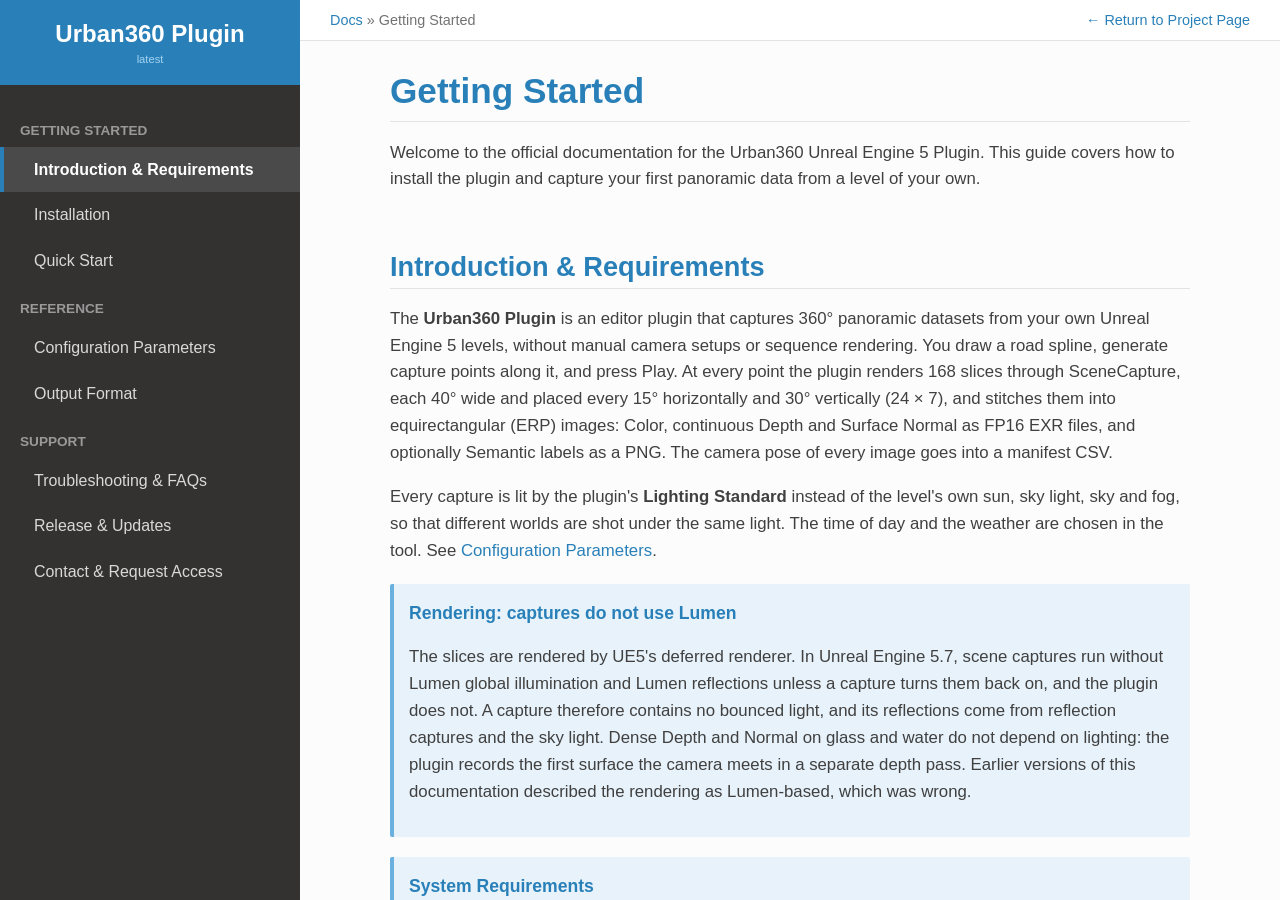
<file: documentation.html>
<!DOCTYPE html>
<html lang="en">
<head>
  <meta charset="utf-8">
  <meta name="viewport" content="width=device-width, initial-scale=1">
  <title>Urban360 Plugin - Getting Started</title>

  <link rel="stylesheet" href="assets/docs.css?v=20261019">
</head>
<body>

  <!-- Left Sidebar (RTD Style) -->
  <nav class="rtd-sidebar">
    <div class="rtd-sidebar-header">
      <a href="index.html">Urban360 Plugin</a>
      <div style="font-size: 0.7em; margin-top: 5px; color: #a5d3f1;">latest</div>
    </div>

    <div class="rtd-sidebar-nav">
      <ul>
        <li class="nav-header">Getting Started</li>
        <li><a href="documentation.html#introduction">Introduction & Requirements</a></li>
        <li><a href="documentation.html#installation">Installation</a></li>
        <li><a href="documentation.html#quick-start">Quick Start</a></li>
        <li class="nav-header">Reference</li>
        <li><a href="documentation_reference.html#configuration">Configuration Parameters</a></li>
        <li><a href="documentation_reference.html#output-format">Output Format</a></li>
        <li class="nav-header">Support</li>
        <li><a href="documentation_support.html#troubleshooting">Troubleshooting & FAQs</a></li>
        <li><a href="documentation_support.html#release-updates">Release & Updates</a></li>
        <li><a href="documentation_support.html#contact">Contact & Request Access</a></li>
      </ul>
    </div>
  </nav>

  <!-- Main Content (RTD Style) -->
  <main class="rtd-main" id="main-content">

    <!-- Top Breadcrumb -->
    <header class="rtd-main-header">
      <div>
        <a href="index.html">Docs</a> &raquo; Getting Started
      </div>
      <div>
        <a href="index.html">&larr; Return to Project Page</a>
      </div>
    </header>

    <!-- Scrollable Content Area -->
    <div class="rtd-content-wrapper">
      <div class="rtd-content">

        <h1>Getting Started</h1>
        <p>Welcome to the official documentation for the Urban360 Unreal Engine 5 Plugin. This guide covers how to install the plugin and capture your first panoramic data from a level of your own.</p>

        <!-- 1. Introduction & Requirements -->
        <div class="section-block" id="introduction">
          <h2>Introduction & Requirements</h2>
          <p>The <strong>Urban360 Plugin</strong> is an editor plugin that captures 360&deg; panoramic datasets from your own Unreal Engine 5 levels, without manual camera setups or sequence rendering. You draw a road spline, generate capture points along it, and press Play. At every point the plugin renders 168 slices through SceneCapture, each 40&deg; wide and placed every 15&deg; horizontally and 30&deg; vertically (24 &times; 7), and stitches them into equirectangular (ERP) images: Color, continuous Depth and Surface Normal as FP16 EXR files, and optionally Semantic labels as a PNG. The camera pose of every image goes into a manifest CSV.</p>
          <p>Every capture is lit by the plugin's <strong>Lighting Standard</strong> instead of the level's own sun, sky light, sky and fog, so that different worlds are shot under the same light. The time of day and the weather are chosen in the tool. See <a href="documentation_reference.html#configuration">Configuration Parameters</a>.</p>

          <div class="admonition note">
            <p class="admonition-title">Rendering: captures do not use Lumen</p>
            <p>The slices are rendered by UE5's deferred renderer. In Unreal Engine 5.7, scene captures run without Lumen global illumination and Lumen reflections unless a capture turns them back on, and the plugin does not. A capture therefore contains no bounced light, and its reflections come from reflection captures and the sky light. Dense Depth and Normal on glass and water do not depend on lighting: the plugin records the first surface the camera meets in a separate depth pass. Earlier versions of this documentation described the rendering as Lumen-based, which was wrong.</p>
          </div>

          <div class="admonition note">
            <p class="admonition-title">System Requirements</p>
            <ul>
              <li><strong>Engine and platform:</strong> Unreal Engine 5.7 on Windows 64-bit only; the plugin ships compiled for this combination. It has been verified with UE 5.7.4. Linux and Mac have not been tested.</li>
              <li><strong>Memory:</strong> No particular GPU model has been benchmarked; in practice the limit is memory. The images of one capture point take about 1 GB in stereo at a Resolution of 1024, 5 GB at 2048 and 18 GB at 4096 (mono about two thirds of that), and playing a large level often takes 10 GB or more on top of that. Above 2048, Setup &amp; Verify shows the estimate next to the memory the PC has free.</li>
              <li><strong>Project:</strong> Any Unreal Engine 5.7 project, Blueprint-only or C++. The plugin ships compiled, so it loads without a C++ toolchain or a build step.</li>
              <li><strong>Required plugins:</strong> Niagara (weather effects) and Datasmith Content. Both are enabled by default in the engine.</li>
            </ul>
          </div>
        </div>

        <!-- 2. Installation -->
        <div class="section-block" id="installation">
          <h2>Installation</h2>
          <p>Urban360 is distributed as a compiled plugin, so there is no build step and it drops into an existing project as it is.</p>
          <div class="admonition warning">
            <p class="admonition-title">Not yet publicly released</p>
            <p>The plugin archive (<code>Urban360_&lt;version&gt;_UE5.7_Win64.zip</code>) will be published together with the paper and is not available for download yet. To try it before then, request early access through the <a href="documentation_support.html#contact">contact form</a>. The steps below describe the installation once you have the archive.</p>
          </div>
          <ol>
            <li>Obtain the archive, from the public release or from the authors if you were granted early access.</li>
            <li>Create a <code>Plugins</code> folder at the root of your project if there is none yet. Unreal does not create it for you.</li>
            <li>Extract the archive so that the whole plugin folder, including its <code>Content</code> folder, sits at <code>&lt;YourProject&gt;/Plugins/Sim2RealDataGen/</code>.</li>
            <li>Open the project, go to <strong>Edit &gt; Plugins</strong>, search for <em>Urban360</em>, enable it if it is not already on, and restart the editor.</li>
            <li>On its first load the plugin turns on DBuffer decals (<em>Project Settings &gt; Rendering</em>), which the rain and snow decals need, and asks for one more restart.</li>
            <li>Open the capture tool with the <strong>Urban360</strong> button on the toolbar, next to Play.</li>
          </ol>
          <div style="text-align: center; margin: 24px 0;">
            <img loading="lazy" src="assets/plugin_enabled.jpg" alt="The Unreal Editor Plugins browser filtered to Urban360, which is listed under Project, Simulation at version 1.0 with its checkbox ticked" style="max-width: 100%; border: 1px solid #e1e4e5; border-radius: 3px;">
            <p style="font-size: 0.9em; color: #737373; margin-top: 8px;">Once enabled, Urban360 appears under <em>Project &gt; Simulation</em> in the Plugins browser.</p>
          </div>
          <div class="admonition note">
            <p class="admonition-title">Binary distribution</p>
            <p>The plugin is released as a compiled binary for Unreal Engine 5.7 on Windows 64-bit, and its source code is not published. A compiled Unreal plugin is tied to the engine version it was built for, which is why 5.7 is required rather than merely recommended. Blueprint-only projects are supported, since nothing has to be compiled on your side.</p>
          </div>
        </div>

        <!-- 3. Quick Start -->
        <div class="section-block" id="quick-start">
          <h2>Quick Start</h2>
          <p>All capture work is set up in the <strong>Capture Tool</strong>, whose panel is titled <em>Dataset Generator</em>. It has three pages (Env, Points and Capture), and at the bottom a status line with <strong>Apply Settings</strong> and <strong>Setup &amp; Verify</strong>, which stay visible on every page. The capture itself starts from the editor's own <strong>Play</strong> button. The <strong>?</strong> buttons in the tool explain every field.</p>
          <ol>
            <li><strong>Points page: lay out the capture points.</strong> Place a <strong>Road Spline</strong> along the route you want covered and press <strong>Generate Points</strong>. Points are laid every Spline Spacing (500 cm by default) across the spline's Road Width (1000 cm, set per spline), and a point with a wall or tree within the Safety Radius (35 cm) is dropped. Generate Points uses the values in the fields at that moment, without Apply Settings, and numbers the new points from the Start Index on the Env page. A point marks a spot on the ground, and the camera stands Camera Height above it. Each point's SceneID becomes the name of its output folder; <strong>Renumber</strong> renumbers the selected points, or the whole level when nothing is selected, after asking first.</li>
            <li><strong>Capture page: choose what to write.</strong> Pick Capture Stereo (Stereo or Mono), the image types under Capture Mode (RGB, Depth, Normal, Semantic; All ticks every one), Capture Count (Single, one image per point, or Group, nine), Camera Height (160 cm) and, for Group, Local Step (10 cm). With a point selected, the page also shows its <strong>Capture Target</strong> box: a point is shot only while the box is ticked. Target All and Skip All on the Points page set every box at once.</li>
            <li><strong>Env page: set the output and the conditions.</strong> Under Output Setup, set Env Name (the name of the output folder), Start Index, the output folder (Browse Path) and Resolution. Under Climate, choose the time of day (Day or Night) and the weather (None, Rain, Snow or Fog). Then press <strong>Apply Settings</strong>. It saves the values of all three pages at once and applies the time of day, the weather and the calibration to the level. The button turns yellow while there are changes that have not been applied, and Setup &amp; Verify does not pass until they are.</li>
            <li><strong>Setup &amp; Verify.</strong> When everything is in order, the button turns green and reads <em>Verified</em> for two seconds, and anything worth knowing appears as a notification at the bottom right of the editor. When something must be fixed, a window lists the problems, each with a code such as <code>S007</code>; see <a href="documentation_support.html#troubleshooting">Troubleshooting &amp; FAQs</a>. This step also sets the level's GameMode to the capture GameMode, and offers to put points that are off the ground back onto it.</li>
            <li><strong>Play.</strong> Press Play on the editor toolbar. The run captures every point whose Capture Target box is ticked, from Start Index on, and ends Play by itself. It writes a run report (<code>_run_&lt;date&gt;-&lt;time&gt;.txt</code>) next to the scene folders. The capture does not change any Capture Target box, so pressing Play again shoots the same points again.</li>
          </ol>
          <div style="text-align: center; margin: 24px 0;">
            <img loading="lazy" src="assets/plugin_quickstart.png" alt="The Env page of the Urban360 Capture Tool after Apply Settings: Output Setup with Env Name Day_Clear, Start Index 1, an output folder and Resolution 1024, then Climate with Day and no weather, and at the bottom the status line, a grayed-out Apply Settings button and Setup and Verify" style="width: 400px; max-width: 100%; border: 1px solid #e1e4e5; border-radius: 3px;">
            <p style="font-size: 0.9em; color: #737373; margin-top: 8px;">The Env page after Apply Settings: Output Setup and Climate, with the status line, Apply Settings and Setup &amp; Verify at the bottom. Apply Settings is grayed out because nothing is waiting to be applied.</p>
          </div>

          <div class="admonition note">
            <p class="admonition-title">What the tool changes in your project</p>
            <p>The capture tool sets up the project it is used in. These changes are intended and stay in place:</p>
            <ul>
              <li>DBuffer decals are turned on (<em>Project Settings &gt; Rendering</em>) the first time the plugin loads.</li>
              <li>Setup &amp; Verify sets the level's GameMode to the capture GameMode (<em>World Settings &gt; GameMode Override</em>). That is what makes Play capture instead of play.</li>
            </ul>
            <p>While the tool's climate system is active, the level's own sun, sky light, sky and fog are hidden in the viewport and in the capture, and the Lighting Standard lights the scene instead. Nothing about this is saved into the level. While a capture runs, the tool also turns off texture streaming, holds the editor at 30 fps and turns off the editor's background CPU throttling. All of these are put back when Play ends.</p>
          </div>
          <div class="admonition warning">
            <p class="admonition-title">Do not package a capture project as a game</p>
            <p>A project set up this way is a capture workspace, not a game. The capture classes live in an editor-only module and are not packaged, so a level whose GameMode is the capture GameMode cannot run in a packaged build. If you also need to ship the game, use a separate copy of the project, or remove the GameMode override and the plugin first.</p>
          </div>
        </div>

        <div class="nav-buttons is-end">
          <a href="documentation_reference.html" class="nav-btn">Next: Reference &rarr;</a>
        </div>

        <div class="rtd-footer">
          <p>&copy; Copyright 2026, Urban360 Contributors. Built with custom HTML/CSS mirroring the Sphinx Read the Docs theme.</p>
        </div>

      </div>
    </div>
  </main>

  <!-- Intersection Observer for Sidebar Highlighting -->
  <script src="assets/docs.js"></script>
</body>
</html>
</file>
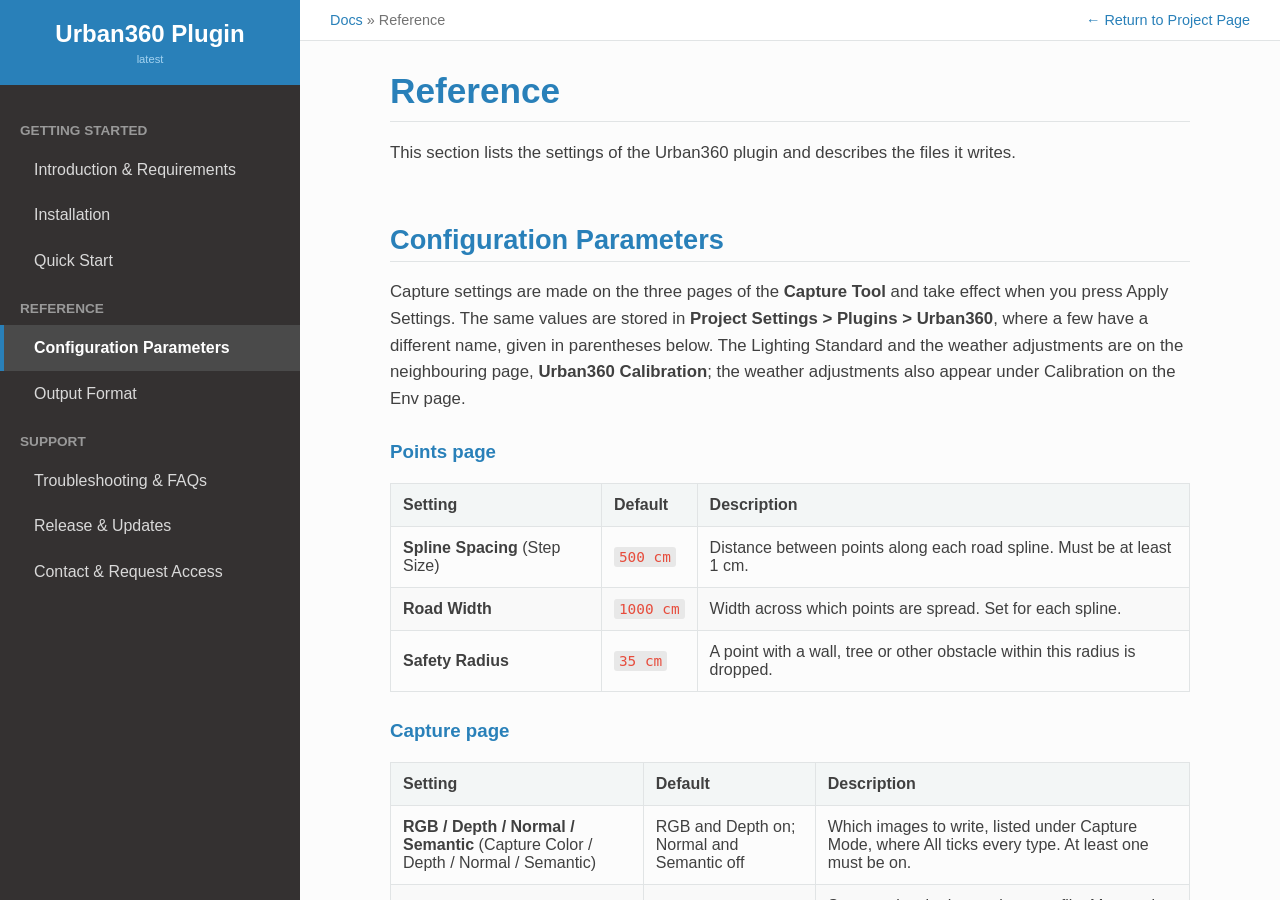
<file: documentation_reference.html>
<!DOCTYPE html>
<html lang="en">
<head>
  <meta charset="utf-8">
  <meta name="viewport" content="width=device-width, initial-scale=1">
  <title>Urban360 Plugin - Reference</title>

  <link rel="stylesheet" href="assets/docs.css?v=20261019">
</head>
<body>

  <!-- Left Sidebar (RTD Style) -->
  <nav class="rtd-sidebar">
    <div class="rtd-sidebar-header">
      <a href="index.html">Urban360 Plugin</a>
      <div style="font-size: 0.7em; margin-top: 5px; color: #a5d3f1;">latest</div>
    </div>

    <div class="rtd-sidebar-nav">
      <ul>
        <li class="nav-header">Getting Started</li>
        <li><a href="documentation.html#introduction">Introduction & Requirements</a></li>
        <li><a href="documentation.html#installation">Installation</a></li>
        <li><a href="documentation.html#quick-start">Quick Start</a></li>
        <li class="nav-header">Reference</li>
        <li><a href="documentation_reference.html#configuration">Configuration Parameters</a></li>
        <li><a href="documentation_reference.html#output-format">Output Format</a></li>
        <li class="nav-header">Support</li>
        <li><a href="documentation_support.html#troubleshooting">Troubleshooting & FAQs</a></li>
        <li><a href="documentation_support.html#release-updates">Release & Updates</a></li>
        <li><a href="documentation_support.html#contact">Contact & Request Access</a></li>
      </ul>
    </div>
  </nav>

  <!-- Main Content (RTD Style) -->
  <main class="rtd-main" id="main-content">

    <!-- Top Breadcrumb -->
    <header class="rtd-main-header">
      <div>
        <a href="index.html">Docs</a> &raquo; Reference
      </div>
      <div>
        <a href="index.html">&larr; Return to Project Page</a>
      </div>
    </header>

    <!-- Scrollable Content Area -->
    <div class="rtd-content-wrapper">
      <div class="rtd-content">

        <h1>Reference</h1>
        <p>This section lists the settings of the Urban360 plugin and describes the files it writes.</p>

        <!-- 4. Configuration -->
        <div class="section-block" id="configuration">
          <h2>Configuration Parameters</h2>
          <p>Capture settings are made on the three pages of the <strong>Capture Tool</strong> and take effect when you press Apply Settings. The same values are stored in <strong>Project Settings &gt; Plugins &gt; Urban360</strong>, where a few have a different name, given in parentheses below. The Lighting Standard and the weather adjustments are on the neighbouring page, <strong>Urban360 Calibration</strong>; the weather adjustments also appear under Calibration on the Env page.</p>

          <h3>Points page</h3>
          <table>
            <thead>
              <tr><th>Setting</th><th>Default</th><th>Description</th></tr>
            </thead>
            <tbody>
              <tr>
                <td><strong>Spline Spacing</strong> (Step Size)</td>
                <td><code>500&nbsp;cm</code></td>
                <td>Distance between points along each road spline. Must be at least 1 cm.</td>
              </tr>
              <tr>
                <td><strong>Road Width</strong></td>
                <td><code>1000&nbsp;cm</code></td>
                <td>Width across which points are spread. Set for each spline.</td>
              </tr>
              <tr>
                <td><strong>Safety Radius</strong></td>
                <td><code>35&nbsp;cm</code></td>
                <td>A point with a wall, tree or other obstacle within this radius is dropped.</td>
              </tr>
            </tbody>
          </table>

          <h3>Capture page</h3>
          <table>
            <thead>
              <tr><th>Setting</th><th>Default</th><th>Description</th></tr>
            </thead>
            <tbody>
              <tr>
                <td><strong>RGB / Depth / Normal / Semantic</strong> (Capture Color / Depth / Normal / Semantic)</td>
                <td>RGB and Depth on; Normal and Semantic off</td>
                <td>Which images to write, listed under Capture Mode, where All ticks every type. At least one must be on.</td>
              </tr>
              <tr>
                <td><strong>Capture Stereo</strong> (Capture Type)</td>
                <td><code>Stereo</code></td>
                <td>Stereo writes both eyes into one file. Mono writes one eye from the rig center and takes about half the time.</td>
              </tr>
              <tr>
                <td><strong>Capture Count</strong></td>
                <td><code>Single</code></td>
                <td>Single captures one image per point. Group captures a nine-node cluster around it, which takes nine times the data and the time.</td>
              </tr>
              <tr>
                <td><strong>Camera Height</strong> (Capture Height)</td>
                <td><code>160&nbsp;cm</code></td>
                <td>Camera height above the actual ground under the point, measured again for every point.</td>
              </tr>
              <tr>
                <td><strong>Local Step</strong> (Grid Distance)</td>
                <td><code>10&nbsp;cm</code></td>
                <td>Spacing of the Group cluster. Unused with Single.</td>
              </tr>
            </tbody>
          </table>

          <h3>Env page</h3>
          <table>
            <thead>
              <tr><th>Setting</th><th>Default</th><th>Description</th></tr>
            </thead>
            <tbody>
              <tr>
                <td><strong>Time of Day / Weather</strong></td>
                <td><code>Day</code> / <code>None</code></td>
                <td>Day or Night. The weather list offers None, Rain, Snow and Fog.</td>
              </tr>
              <tr>
                <td><strong>Env Name</strong> (Environment Name)</td>
                <td><code>Default</code></td>
                <td>Name of the output folder. If it names a time of day or a weather, such as <code>Day_Clear</code>, Setup &amp; Verify checks that it matches the condition applied.</td>
              </tr>
              <tr>
                <td><strong>Start Index</strong></td>
                <td><code>1</code></td>
                <td>First SceneID a run captures, which is how a stopped run is resumed. New points are numbered from it as well.</td>
              </tr>
              <tr>
                <td><strong>Current Path</strong> (Root Data Path)</td>
                <td><code>&lt;Project&gt;/Saved/Urban360Data</code></td>
                <td>Output root, chosen with Browse Path.</td>
              </tr>
              <tr>
                <td><strong>Resolution</strong> (internal: <code>AtlasWidth</code>)</td>
                <td><code>1024</code></td>
                <td>Pixel width of each eye's 360&deg; image; the height is half of it. Stereo stacks both eyes into one file, so 1024 writes a 1024&times;1024 file holding two 1024&times;512 views. Even values from 512 to 4096; above 2048 Setup &amp; Verify warns about memory. The Urban360 Dataset is captured at 1024; the experiments in the paper were run at 1920.</td>
              </tr>
            </tbody>
          </table>

          <h3>Urban360 Calibration</h3>
          <table>
            <thead>
              <tr><th>Setting</th><th>Default</th><th>Description</th></tr>
            </thead>
            <tbody>
              <tr>
                <td><strong>Day Lighting / Night Lighting</strong> (Lighting Standard)</td>
                <td>Day: sun 3 lux at 60&deg; elevation and &minus;15&deg; azimuth, 6500 K, sky light 1.0<br>Night: sun 0.5 lux at 0&deg; elevation, sky light 2.0</td>
                <td>The light every capture is taken under, in place of the level's own sun, sky light, sky and fog, so that all worlds are shot under the same light. The weather scales this sun. A changed standard raises the note E014, and the manifest records what was rendered (<code>sun</code>, <code>skyl</code>).</td>
              </tr>
              <tr>
                <td><strong>Hide Practical Lights</strong></td>
                <td><code>Off</code></td>
                <td>On also hides the level's point, spot and rect lights. Off keeps street lamps and other practical lights in the shot.</td>
              </tr>
              <tr>
                <td><strong>Use Level Post Process</strong></td>
                <td><code>Off</code></td>
                <td>On lets the level's PostProcessVolume grade the Color images (color temperature, saturation, contrast, curves). Off gives every world the same grading.</td>
              </tr>
              <tr>
                <td><strong>Weather Fog Scale</strong></td>
                <td><code>1.0</code></td>
                <td>Scales the fog of the active weather.</td>
              </tr>
              <tr>
                <td><strong>Weather Sky Light Boost</strong></td>
                <td><code>1.0</code></td>
                <td>Scales the sky light under bad weather. Earlier versions defaulted to 30, and the value is saved on each PC, so check it on a machine that ran an older version.</td>
              </tr>
            </tbody>
          </table>

          <h3>Project Settings only</h3>
          <table>
            <thead>
              <tr><th>Setting</th><th>Default</th><th>Description</th></tr>
            </thead>
            <tbody>
              <tr>
                <td><strong>Stream Settle Timeout</strong></td>
                <td><code>10&nbsp;s</code></td>
                <td>At every point, the longest the tool waits for the world to finish loading and for shaders to compile (<em>Urban360 &gt; Capture</em>).</td>
              </tr>
              <tr>
                <td><strong>Semantic Data Table</strong></td>
                <td>The plugin's own table</td>
                <td>The table of categories (<em>Urban360 &gt; Semantic</em>). To change the categories, duplicate the plugin's table into your project and set the copy here; updating the plugin replaces its own table.</td>
              </tr>
            </tbody>
          </table>

          <div class="admonition warning">
            <p class="admonition-title">Exposure settings do not change the image</p>
            <p>Adaptive Exposure, Exposure Target Gray and Exposure Min/Max EV are advanced settings marked <em>record only</em>. They change only the <code>ExposureEV</code> value the manifest records. Every Color image is tonemapped at a fixed exposure of 1.0, so pixel values can be compared across points, scenes and conditions without normalization. Night images therefore come out dark; brighten them afterwards to look at them.</p>
          </div>
          <div class="admonition note">
            <p class="admonition-title">Stereo baseline</p>
            <p>The stereo baseline is fixed at 6.4 cm (&plusmn;3.2 cm per eye) through the <code>DG.EyeSeparation</code> console variable; it is not a field in the tool. Mono renders from the rig center, and <code>StitchParams</code> records <code>eyesep</code> (0 for Mono). Mono captures made before 12 October 2026 have no <code>eyesep</code> and were rendered 3.2 cm to the left of the recorded position.</p>
          </div>
          <div class="admonition note">
            <p class="admonition-title">Semantic labels</p>
            <p>With Semantic on, the plugin writes an 8-bit RGB PNG in which the color of a pixel is its category; the category number itself is not stored. The default category table is based on Cityscapes and is not final, so it is not listed here. Labels are set up for each level, by assigning categories to actors, by mesh-path rules, by actor-class mappings and by landscape paint layers. Setup &amp; Verify does not pass while objects the camera can see have no label. MASS crowds and traffic exist only during the capture, so this check cannot see them.</p>
          </div>
        </div>

        <!-- 5. Output Format -->
        <div class="section-block" id="output-format">
          <h2>Output Format</h2>
          <p>For every capture position the plugin writes the files below into the scene folder and one row into the scene's manifest. The EXR files are W &times; W, HALF float, ZIP-compressed, RGBA, one file per image type rather than one multi-channel file. Stereo stacks the two eyes in every image file (left on top, right on bottom), so each eye is a W &times; W/2 equirectangular image.</p>
          <ul>
            <li><strong>Color</strong> (<code>&lt;SceneID&gt;_pos5_color.exr</code>): ACES-tonemapped LDR in linear light (no sRGB gamma), range [0, 1], alpha = 1. The exposure is fixed at 1.0 whatever <code>ExposureEV</code> says, so pixel values compare directly across points, scenes and conditions. Rendered without Lumen, so there is no bounced light. Apply an sRGB transfer before display or before feeding sRGB-trained backbones.</li>
            <li><strong>Depth</strong> (<code>&lt;SceneID&gt;_pos5_depth.exr</code>): R = G = B = radial distance (meters) to the first surface the ray meets. Sky = 65504.0, invalid = 0.0 (use <code>valid = depth &lt; 65504.0</code>). Alpha = translucency mask (1 = opaque, 0 = a translucent surface came first). A translucent material that writes its own depth (<em>Output Depth and Velocity</em>) stays at A = 1; its distance is still correct.</li>
            <li><strong>Normal</strong> (<code>&lt;SceneID&gt;_pos5_normal.exr</code>): RGB = unit surface normal in CV coordinates, derived from the depth. Alpha = validity mask (1 = valid, 0 = invalid). Invalid pixels are the sky and pixels whose orientation could not be measured, written as RGB (0, 0, 0), so <code>normal.A == 0</code> is a larger set than <code>depth &gt;= 65504</code>. Normals near the zenith and the nadir are measured like everywhere else.</li>
            <li><strong>Semantic</strong> (<code>&lt;SceneID&gt;_pos5_semantic.png</code>, optional): 8-bit RGB, one color per category, with the eyes stacked like the EXR files.</li>
            <li><strong>Depth behind translucency</strong> (<code>&lt;SceneID&gt;_pos5_depth_behind.exr</code>, optional): written only when the console variable <code>DG.Depth.WriteBehindLayer</code> is 1. It records the opaque surface behind glass and water, for work on multi-layer depth.</li>
            <li><strong>Pixel to direction:</strong> pixel-corner convention. In an eye image of width W and height H = W/2, pixel (x, y) looks along longitude &theta; = x / W &middot; 360&deg; and polar angle &phi; = y / H &middot; 180&deg;. Row 0 is exactly the zenith and the last row is half a pixel above the nadir; column 0 faces the rig's forward direction, and the view turns right as the column grows. Reading with the common (x + 0.5) / W convention shifts every direction by half a pixel (0.18&deg; at W = 1024).</li>
            <li><strong>Coordinate frame:</strong> CV standard (X-right, Y-down, Z-forward), meters.</li>
            <li><strong>Camera Pose:</strong> <code>&lt;SceneID&gt;_manifest.csv</code>, one row per completed position, columns: <code>Filename, PosX, PosY, PosZ, Qw, Qx, Qy, Qz, ExposureEV, DepthConvention, TranslucentElements, TranslucentPct, StitchParams, RenderParams</code>. Position in meters, unit quaternion in WXYZ order with <code>Qw &ge; 0</code>, CV frame. Pose is not stored in the EXR and not in a <code>metadata.json</code>. <code>ExposureEV</code> is what the exposure meter asked for, not what was applied.</li>
          </ul>
          <p>A position that stalled or whose files could not all be written gets no row, and a row from an earlier run of the same position is dropped with it. Files in a scene folder without a manifest row are therefore incomplete. Images and manifests are written to a <code>.part</code> file first and renamed when complete, so a file under its final name is never cut short.</p>
          <pre><code>&lt;Current Path&gt;/&lt;Env Name&gt;/
    _run_&lt;date&gt;-&lt;time&gt;.txt
    &lt;SceneID&gt;/
        &lt;SceneID&gt;_pos5_color.exr   &lt;SceneID&gt;_pos5_depth.exr   &lt;SceneID&gt;_pos5_normal.exr
        &lt;SceneID&gt;_pos5_semantic.png
        &lt;SceneID&gt;_manifest.csv</code></pre>

          <h3>Provenance keys in the manifest</h3>
          <p><code>StitchParams</code> and <code>RenderParams</code> hold <code>key=value</code> pairs separated by semicolons, so new keys never change the number of columns. They record the values actually rendered, not the values requested.</p>
          <table>
            <thead>
              <tr><th>Key</th><th>Meaning</th></tr>
            </thead>
            <tbody>
              <tr><td><code>h</code>, <code>v</code></td><td>StitchParams. Horizontal and vertical step between slices, in degrees (15 and 30).</td></tr>
              <tr><td><code>fov</code></td><td>StitchParams. Field of view each slice was rendered at, in degrees (40). <code>30.0</code> marks a capture made before October 2026, with the stitching defects listed below.</td></tr>
              <tr><td><code>ov</code>, <code>blendh</code>, <code>blendv</code>, <code>guardh</code>, <code>guardv</code></td><td>StitchParams. Requested blend width, the horizontal and vertical blend widths actually applied, and the guard added to each strip, in degrees.</td></tr>
              <tr><td><code>tau</code>, <code>w</code>, <code>ss</code></td><td>StitchParams. Edge threshold of the depth stitching, Resolution, and whether Color averages over each pixel's area (1) or samples its center (0).</td></tr>
              <tr><td><code>eyesep</code></td><td>StitchParams. Distance between the eyes in cm; 0 for Mono, which renders from the rig center.</td></tr>
              <tr><td><code>refl</code></td><td>RenderParams. The project's reflection method. This is a project setting only; it does not mean Lumen reflections ran.</td></tr>
              <tr><td><code>lumenfront</code></td><td>RenderParams. Whether the plugin switched on Lumen front-layer reflections for the capture, which it does when the project's reflection method is Lumen. It has no effect, because Lumen does not run in scene captures.</td></tr>
              <tr><td><code>ssr</code></td><td>RenderParams. Whether screen-space reflection was on. With 1, reflections on water and glass can differ from slice to slice; this key, not <code>refl</code>, says whether reflective pixels carry that artefact.</td></tr>
              <tr><td><code>colorgi</code>, <code>colorrefl</code></td><td>RenderParams. Global illumination and reflection method the Color slices actually used; <code>none</code> by default.</td></tr>
              <tr><td><code>colorvs</code>, <code>colorwarm</code></td><td>RenderParams. An experimental option, off by default (<code>colorvs=0</code>), and the number of frames each Color slice was rendered before it was read.</td></tr>
              <tr><td><code>dfao</code></td><td>RenderParams. Distance-field sky occlusion in the Color pass. <code>0</code> in current captures; with it on, shade came out black.</td></tr>
              <tr><td><code>exposure</code></td><td>RenderParams. <code>fixed1</code>: the Color image was rendered at exposure 1.0.</td></tr>
              <tr><td><code>levelpp</code></td><td>RenderParams. Whether the level's PostProcessVolume graded the Color image (Use Level Post Process).</td></tr>
              <tr><td><code>sun</code>, <code>skyl</code></td><td>RenderParams. The sun actually rendered, as illuminance in lux at elevation and azimuth (after the weather scaling), and the sky light intensity.</td></tr>
              <tr><td><code>substrate</code></td><td>RenderParams. Whether the project uses Substrate materials.</td></tr>
              <tr><td><code>planaroff</code>, <code>bloom</code>, <code>localexp</code>, <code>lightshafts</code>, <code>fringe</code>, <code>dof</code></td><td>RenderParams. Number of planar reflection actors hidden during the capture, and whether bloom, local exposure, light shafts, chromatic aberration and depth of field were on. The screen-wide effects are turned off because each slice is its own screen.</td></tr>
            </tbody>
          </table>

          <h3>Telling capture versions apart</h3>
          <p>Captures made with earlier versions of the plugin have known defects. The manifest shows which version a capture came from:</p>
          <table>
            <thead>
              <tr><th>In the manifest</th><th>What it means</th></tr>
            </thead>
            <tbody>
              <tr><td><code>fov=30.0</code> and no <code>blendv</code> in StitchParams</td><td>Stitched before October 2026. One row reads a direction up to 0.26&deg; off (row 128 of each eye at a Resolution of 1024), Color can show horizontal lines at the slice boundaries (&plusmn;15, &plusmn;45 and &plusmn;75&deg; elevation), and fine periodic detail can turn into moir&eacute;.</td></tr>
              <tr><td>No <code>dfao</code>, or <code>dfao=1</code>, in RenderParams</td><td>Surfaces the sun does not reach receive no sky light, so shade can be near black, and rain, snow and fog keep sharp sun shadows with black interiors.</td></tr>
              <tr><td>Captured before 10 October 2026</td><td>Normals that could not be measured are marked valid (a vertical normal with A = 1), and the quaternion sign varies (flip all four components where <code>Qw &lt; 0</code>).</td></tr>
              <tr><td>No <code>eyesep</code> in StitchParams</td><td>Mono was rendered 3.2 cm to the left of the recorded position, and normals within 8.6&deg; of the zenith and nadir were blended toward vertical.</td></tr>
              <tr><td>Night capture in Rain, Snow or Fog made before 12 October 2026 (no manifest key; a row without <code>sun</code> in RenderParams is older still)</td><td>The sky dome kept its daytime colors, a blue-orange sky with a bright sun disc above a night scene, and the shade was lit more than the Night Lighting standard says. Do not use these as night data.</td></tr>
            </tbody>
          </table>

          <div class="admonition note">
            <p class="admonition-title">Bundled reference document</p>
            <p>The plugin ships <code>Urban360_Troubleshooting.md</code>, which explains every problem code. The output conventions are described on this page, and the dataset will be distributed with its own errata.</p>
          </div>
        </div>

        <div class="nav-buttons">
          <a href="documentation.html" class="nav-btn">&larr; Previous: Getting Started</a>
          <a href="documentation_support.html" class="nav-btn">Next: Support &rarr;</a>
        </div>

        <div class="rtd-footer">
          <p>&copy; Copyright 2026, Urban360 Contributors. Built with custom HTML/CSS mirroring the Sphinx Read the Docs theme.</p>
        </div>

      </div>
    </div>
  </main>

  <!-- Intersection Observer for Sidebar Highlighting -->
  <script src="assets/docs.js"></script>
</body>
</html>
</file>
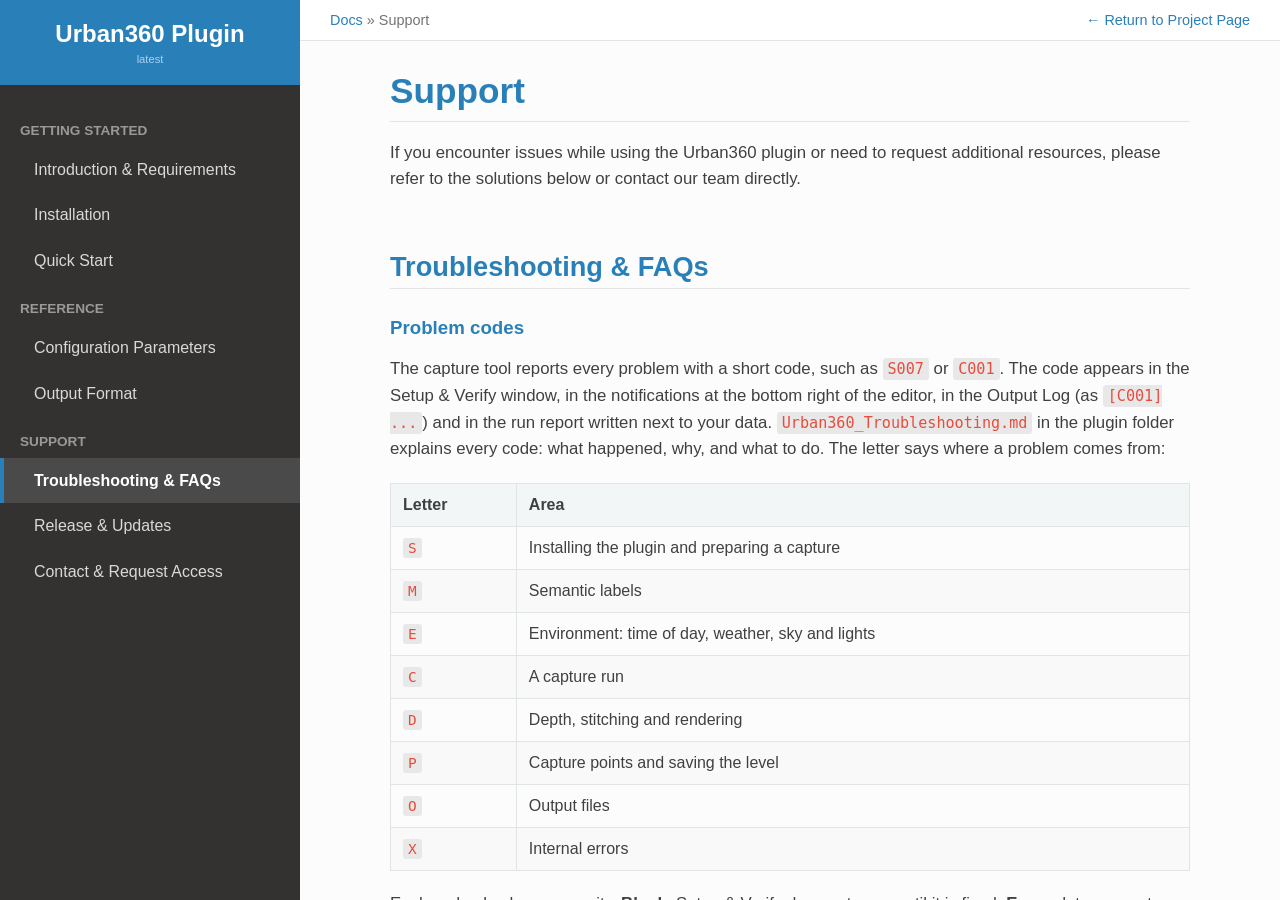
<file: documentation_support.html>
<!DOCTYPE html>
<html lang="en">
<head>
  <meta charset="utf-8">
  <meta name="viewport" content="width=device-width, initial-scale=1">
  <title>Urban360 Plugin - Support</title>
  
  <link rel="stylesheet" href="assets/docs.css?v=20261019">
</head>
<body>

  <!-- Left Sidebar (RTD Style) -->
  <nav class="rtd-sidebar">
    <div class="rtd-sidebar-header">
      <a href="index.html">Urban360 Plugin</a>
      <div style="font-size: 0.7em; margin-top: 5px; color: #a5d3f1;">latest</div>
    </div>

    <div class="rtd-sidebar-nav">
      <ul>
        <li class="nav-header">Getting Started</li>
        <li><a href="documentation.html#introduction">Introduction & Requirements</a></li>
        <li><a href="documentation.html#installation">Installation</a></li>
        <li><a href="documentation.html#quick-start">Quick Start</a></li>
        <li class="nav-header">Reference</li>
        <li><a href="documentation_reference.html#configuration">Configuration Parameters</a></li>
        <li><a href="documentation_reference.html#output-format">Output Format</a></li>
        <li class="nav-header">Support</li>
        <li><a href="documentation_support.html#troubleshooting">Troubleshooting & FAQs</a></li>
        <li><a href="documentation_support.html#release-updates">Release & Updates</a></li>
        <li><a href="documentation_support.html#contact">Contact & Request Access</a></li>
      </ul>
    </div>
  </nav>

  <!-- Main Content (RTD Style) -->
  <main class="rtd-main" id="main-content">
    
    <!-- Top Breadcrumb -->
    <header class="rtd-main-header">
      <div>
        <a href="index.html">Docs</a> &raquo; Support
      </div>
      <div>
        <a href="index.html">&larr; Return to Project Page</a>
      </div>
    </header>

    <!-- Scrollable Content Area -->
    <div class="rtd-content-wrapper">
      <div class="rtd-content">
        
        <h1>Support</h1>
        <p>If you encounter issues while using the Urban360 plugin or need to request additional resources, please refer to the solutions below or contact our team directly.</p>

        <!-- 6. Troubleshooting -->
        <div class="section-block" id="troubleshooting">
          <h2>Troubleshooting & FAQs</h2>

          <h3>Problem codes</h3>
          <p>The capture tool reports every problem with a short code, such as <code>S007</code> or <code>C001</code>. The code appears in the Setup &amp; Verify window, in the notifications at the bottom right of the editor, in the Output Log (as <code>[C001] ...</code>) and in the run report written next to your data. <code>Urban360_Troubleshooting.md</code> in the plugin folder explains every code: what happened, why, and what to do. The letter says where a problem comes from:</p>
          <table>
            <thead>
              <tr><th>Letter</th><th>Area</th></tr>
            </thead>
            <tbody>
              <tr><td><code>S</code></td><td>Installing the plugin and preparing a capture</td></tr>
              <tr><td><code>M</code></td><td>Semantic labels</td></tr>
              <tr><td><code>E</code></td><td>Environment: time of day, weather, sky and lights</td></tr>
              <tr><td><code>C</code></td><td>A capture run</td></tr>
              <tr><td><code>D</code></td><td>Depth, stitching and rendering</td></tr>
              <tr><td><code>P</code></td><td>Capture points and saving the level</td></tr>
              <tr><td><code>O</code></td><td>Output files</td></tr>
              <tr><td><code>X</code></td><td>Internal errors</td></tr>
            </tbody>
          </table>
          <p>Each code also has a severity. <strong>Block</strong>: Setup &amp; Verify does not pass until it is fixed. <strong>Error</strong>: data was not written, or was written wrong. <strong>Warning</strong>: data may be worse than it should be. <strong>Note</strong>: not a fault, but good to know. When you report a problem, send the run report and the editor log (<code>Saved/Logs/&lt;ProjectName&gt;.log</code>).</p>

          <h3>Using the plugin</h3>
          <div class="admonition warning">
            <p class="admonition-title">Play ends at once with "Nothing to capture" (S007).</p>
            <p>Every point has its Capture Target box cleared, or every ticked point comes before Start Index. Press Target All on the Points page, or lower Start Index on the Env page.</p>
          </div>
          <div class="admonition warning">
            <p class="admonition-title">A run stopped, or some points were skipped (C001).</p>
            <p>Read the run report (<code>_run_&lt;date&gt;-&lt;time&gt;.txt</code>). Its Resume line gives the Start Index that continues a stopped run, and its Incomplete line lists the points that stalled for 120 seconds or whose files could not be written. Those positions have no row in the manifest. Capture them again: every Play captures all points whose Capture Target box is ticked from Start Index on, so set Start Index, or use the Point List to shoot only those points.</p>
          </div>
          <div class="admonition warning">
            <p class="admonition-title">Shade comes out almost black (E015).</p>
            <p>Captures are taken without Lumen, so shade is lit only by the sky light of the Lighting Standard. When that is too low for a level's materials, the run raises the note E015, and the run report's Shade line gives how much of the image came out near black. If the shade should be visible, raise Sky Light under <em>Project Settings &gt; Plugins &gt; Urban360 Calibration &gt; Lighting Standard</em> (try 2 or 3) and capture a point again. In one project with Substrate turned on, raising the sky light changed nothing, and turning Substrate off was the known way out. Captures made before 9 October 2026 had black shade for a different reason; see <a href="documentation_reference.html#output-format">Telling capture versions apart</a>.</p>
          </div>
          <div class="admonition warning">
            <p class="admonition-title">Capture points are off the ground (P006, C007, C008).</p>
            <p>A capture point marks the spot on the ground the camera stands over. Points moved by hand or dropped onto other objects can sit above or below it. Setup &amp; Verify lists them and offers to put them back; answer Yes and save the level. If there is no ground within reach under a point (C007), move the point onto the ground. In a World Partition level, wait until the level has finished loading before checking: right after opening, some ground has no collision yet.</p>
          </div>
          <div class="admonition warning">
            <p class="admonition-title">Setup &amp; Verify reports objects without a label (M003).</p>
            <p>With Semantic on, every object the camera can see needs a category. An unlabelled object would be written as 0, which looks like a valid label to anything that reads the files later. Click a row in the Setup &amp; Verify window to select those objects, then assign a category on the Semantic page. In a World Partition level, load every region first.</p>
          </div>
          <div class="admonition warning">
            <p class="admonition-title">The editor slows to a crawl or closes at a high Resolution (S011).</p>
            <p>The images of one point take about 1 GB of memory in stereo at a Resolution of 1024, 5 GB at 2048 and 18 GB at 4096 (mono about two thirds of that), on top of what the level itself needs while playing. Lower Resolution on the Env page and press Apply Settings.</p>
          </div>
          <div class="admonition warning">
            <p class="admonition-title">Reflections on water or glass differ from slice to slice.</p>
            <p>Check the manifest's <code>ssr</code> key in <code>RenderParams</code>, not <code>refl</code>. When the project's reflection method is Lumen, the plugin turns screen-space reflection off for the capture (<code>ssr=0</code>): water and glass then reflect only reflection captures and the sky light, and no slice-to-slice difference arises. When the project uses screen-space reflection, the plugin leaves it on and warns (D003, <code>ssr=1</code>). Each slice then reflects only what is inside its own view, so reflections can differ between neighbouring slices. Lumen itself does not run in scene captures, so <code>refl=lumen_hardware</code> does not mean the reflections were traced.</p>
          </div>
          <div class="admonition warning">
            <p class="admonition-title">Can the capture project be packaged as a game?</p>
            <p>No. Setup &amp; Verify sets the level's GameMode to the capture GameMode, and the capture classes live in an editor-only module that is not packaged, so such a level cannot run in a packaged build. Use a separate copy of the project for the game, or remove the GameMode override and the plugin first. See <a href="documentation.html#quick-start">What the tool changes in your project</a>.</p>
          </div>

          <h3>Reading the data</h3>
          <div class="admonition warning">
            <p class="admonition-title">The images look almost black.</p>
            <p>Color is stored in linear light, not sRGB. Apply an sRGB transfer function before display or training. Do not apply an inverse sRGB; that crushes the data.</p>
          </div>
          <div class="admonition warning">
            <p class="admonition-title"><code>ExposureEV</code> differs between captures, but the images do not. Night images are very dark.</p>
            <p>Every Color image is rendered at a fixed exposure of 1.0. <code>ExposureEV</code> only records what the exposure meter asked for, so two captures of the same pose can differ in <code>ExposureEV</code> while their images are the same. Night images come out dark for the same reason. That is expected; brighten them afterwards to look at them.</p>
          </div>
          <div class="admonition warning">
            <p class="admonition-title">Depth has huge values around 65504.</p>
            <p>That is the sky / at-infinity sentinel, not a distance. Mask it: <code>valid = depth &lt; 65504.0</code>. Projection failure is a separate value, 0.0.</p>
          </div>
          <div class="admonition warning">
            <p class="admonition-title">A W &times; W EXR looks vertically squashed when read as a panorama.</p>
            <p>The file packs two eyes (left on top, right on bottom). Split it into halves, then treat each half as a W &times; W/2 ERP.</p>
          </div>
          <div class="admonition warning">
            <p class="admonition-title">Depth resampled to another resolution shows surfaces that are not there.</p>
            <p>Never bilinearly resample depth; use nearest-neighbour, so a discontinuity does not average into a surface that is not there.</p>
          </div>
          <div class="admonition warning">
            <p class="admonition-title">Two different alpha channels.</p>
            <p><code>depth.A</code> is a translucency mask (0 = a translucent surface came first); <code>normal.A</code> is a validity mask (0 = the sky, or an orientation that could not be measured). They mean different things and do not coincide. Because <code>normal.A == 0</code> covers more than the sky, take the sky mask from the depth (<code>depth &gt;= 65504</code>), not from the normal.</p>
          </div>
        </div>

        <!-- Release Updates -->
        <div class="section-block" id="release-updates">
          <h2>Release & Updates</h2>
          <p>Recent updates to the Urban360 documentation and project landing page.</p>
          
          <div style="border-left: 3px solid #2980B9; padding-left: 15px; margin-bottom: 25px;">
            <h4 style="margin-bottom: 5px; color: #2980B9;">October 19, 2026</h4>
            <ul style="margin-top: 0; padding-left: 20px;">
              <li><strong>Correction:</strong> Captures do not use Lumen. In Unreal Engine 5.7, scene captures run without Lumen global illumination and Lumen reflections, and the plugin never turned them back on, so every capture, including the data used in the paper, was rendered by the deferred renderer without bounced light. Earlier versions of this site described the rendering as Lumen-based. Dense GT on glass and water comes from the plugin's first-surface depth pass, and the reported results are unaffected.</li>
              <li><strong>Landing Page:</strong> The rendering description and the reflection figure are corrected: the lower slice-frequency peak on water comes from turning screen-space reflection off, not from Lumen tracing. The plugin is now described as spline-based rather than as a single drop-in actor, and the contribution list no longer claims to be the first to export these modalities together.</li>
              <li><strong>Landing Page and Documentation:</strong> The editor screenshots now show the current Capture Tool, its Env and Capture pages, and the Plugins browser.</li>
              <li><strong>Documentation:</strong> Getting Started is rewritten for the current plugin: Windows 64-bit only, Niagara and Datasmith Content as dependencies, memory figures in place of a GPU recommendation, the extra restart for DBuffer decals, a Quick Start through the Capture Tool, and what the tool changes in a project.</li>
              <li><strong>Documentation:</strong> Reference lists the settings by their names in the tool, with corrected defaults (Normal is off by default), the exposure settings marked as record only, and the Lighting Standard. It adds Semantic labels, the pixel-to-direction convention, the new manifest keys and a table for telling capture versions apart.</li>
              <li><strong>Documentation:</strong> Support explains the problem codes and adds FAQs on resuming runs, dark shade, fixed exposure, points off the ground, labels, memory and packaging. The reflection FAQ now relies on the <code>ssr</code> key instead of recommending Lumen reflections.</li>
            </ul>
          </div>

          <div style="border-left: 3px solid #999; padding-left: 15px; margin-bottom: 25px;">
            <h4 style="margin-bottom: 5px; color: #666;">October 5, 2026</h4>
            <ul style="margin-top: 0; padding-left: 20px; color: #555;">
              <li><strong>Landing Page:</strong> The Paper, Plugin Binary and Dataset buttons are now shown as disabled until release instead of linking nowhere.</li>
              <li><strong>Landing Page:</strong> References to CARLA, PanoCity (PanoVGGT), DAP and DA&sup2; now link to their arXiv pages instead of Google Scholar searches.</li>
              <li><strong>Documentation:</strong> The installation page now states that <code>Urban360.zip</code> is not publicly available yet and points to the early-access form below.</li>
            </ul>
          </div>

          <div style="border-left: 3px solid #999; padding-left: 15px; margin-bottom: 25px;">
            <h4 style="margin-bottom: 5px; color: #666;">September 11, 2026</h4>
            <ul style="margin-top: 0; padding-left: 20px; color: #555;">
              <li><strong>Landing Page:</strong> The paper has been accepted at AsiaSim 2026. The status notice, the BibTeX entry and the notes on the unreleased resources now say so.</li>
            </ul>
          </div>

          <div style="border-left: 3px solid #999; padding-left: 15px; margin-bottom: 25px;">
            <h4 style="margin-bottom: 5px; color: #666;">September 4, 2026</h4>
            <ul style="margin-top: 0; padding-left: 20px; color: #555;">
              <li><strong>Documentation:</strong> Fixed the mobile layout. The sidebar now stacks above the content and the page scrolls as a single document, and wide tables and code blocks no longer overflow the screen.</li>
              <li><strong>Landing Page:</strong> Updated the geometric validation to cover the full release: 10,080 views across all three scenes, replacing the earlier 5,128 views across two.</li>
              <li><strong>Landing Page:</strong> Published the site at hanaru.github.io/urban360.</li>
            </ul>
          </div>

          <div style="border-left: 3px solid #999; padding-left: 15px; margin-bottom: 25px;">
            <h4 style="margin-bottom: 5px; color: #666;">September 3, 2026</h4>
            <ul style="margin-top: 0; padding-left: 20px; color: #555;">
              <li><strong>Documentation:</strong> Confirmed the distribution format. The plugin ships as a compiled binary (<code>Urban360.zip</code>) with no build step, so Blueprint-only projects are supported and the source is not published.</li>
              <li><strong>Documentation:</strong> Added three editor screenshots supplied by the authors, covering the Dataset Generator panel, the Plugins browser and the Project Settings page.</li>
            </ul>
          </div>

          <div style="border-left: 3px solid #999; padding-left: 15px; margin-bottom: 25px;">
            <h4 style="margin-bottom: 5px; color: #666;">September 2, 2026</h4>
            <ul style="margin-top: 0; padding-left: 20px; color: #555;">
              <li><strong>Documentation:</strong> Updated configuration parameters and exact EXR output specifications based on actual plugin inspection.</li>
              <li><strong>Documentation:</strong> Corrected linear-light color information and clarified semantic feature status.</li>
              <li><strong>Landing Page:</strong> Added high-resolution qualitative comparisons (Fig 1, 2, 3) and stereo reprojection error validation.</li>
              <li><strong>Landing Page:</strong> Added notice clarifying the released dataset resolution (1024) vs. the original paper experiments (1920).</li>
            </ul>
          </div>
          
          <div style="border-left: 3px solid #999; padding-left: 15px; margin-bottom: 25px;">
            <h4 style="margin-bottom: 5px; color: #666;">September 1, 2026</h4>
            <ul style="margin-top: 0; padding-left: 20px; color: #555;">
              <li><strong>Documentation:</strong> Split documentation into Getting Started, Reference, and Support layers for better readability.</li>
              <li><strong>Landing Page:</strong> Initial website layout completed.</li>
            </ul>
          </div>
        </div>

        <!-- Contact & Request Access -->
        <div class="section-block" id="contact">
          <h2>Contact & Request Access</h2>
          <p>If you have any questions or would like to request early access to the Urban360 plugin or dataset prior to official publication, please reach out using the form below.</p>
          
          <div style="background: #fff; border: 1px solid #e1e4e5; border-radius: 4px; padding: 25px; margin-top: 20px;">
            <form action="https://formspree.io/f/xaeyeozd" method="POST">
              <input type="text" name="_gotcha" style="display:none" />
              <div style="margin-bottom: 15px;">
                <label style="display: block; font-weight: bold; margin-bottom: 5px; font-size: 0.95em;">Name</label>
                <input type="text" name="name" placeholder="E.g., John Doe" required style="width: 100%; max-width: 500px; padding: 10px; border: 1px solid #ccc; border-radius: 3px; font-family: inherit;">
              </div>
              <div style="margin-bottom: 15px;">
                <label style="display: block; font-weight: bold; margin-bottom: 5px; font-size: 0.95em;">Email</label>
                <input type="email" name="email" placeholder="E.g., john@university.edu" required style="width: 100%; max-width: 500px; padding: 10px; border: 1px solid #ccc; border-radius: 3px; font-family: inherit;">
              </div>
              <div style="margin-bottom: 20px;">
                <label style="display: block; font-weight: bold; margin-bottom: 5px; font-size: 0.95em;">Message & Affiliation</label>
                <textarea name="message" placeholder="Please state your affiliation and the purpose of your request..." rows="5" required style="width: 100%; padding: 10px; border: 1px solid #ccc; border-radius: 3px; font-family: inherit; resize: vertical;"></textarea>
              </div>
              <div>
                <button type="submit" style="background: #2980B9; color: #fff; border: none; padding: 10px 20px; font-size: 1em; border-radius: 3px; cursor: pointer; font-weight: bold;">Send Message</button>
              </div>
            </form>
          </div>
        </div>

        <div class="nav-buttons">
          <a href="documentation_reference.html" class="nav-btn">&larr; Previous: Reference</a>
        </div>

        <div class="rtd-footer">
          <p>&copy; Copyright 2026, Urban360 Contributors. Built with custom HTML/CSS mirroring the Sphinx Read the Docs theme.</p>
        </div>

      </div>
    </div>
  </main>

  <!-- Intersection Observer for Sidebar Highlighting -->
  <script src="assets/docs.js"></script>
</body>
</html>
</file>
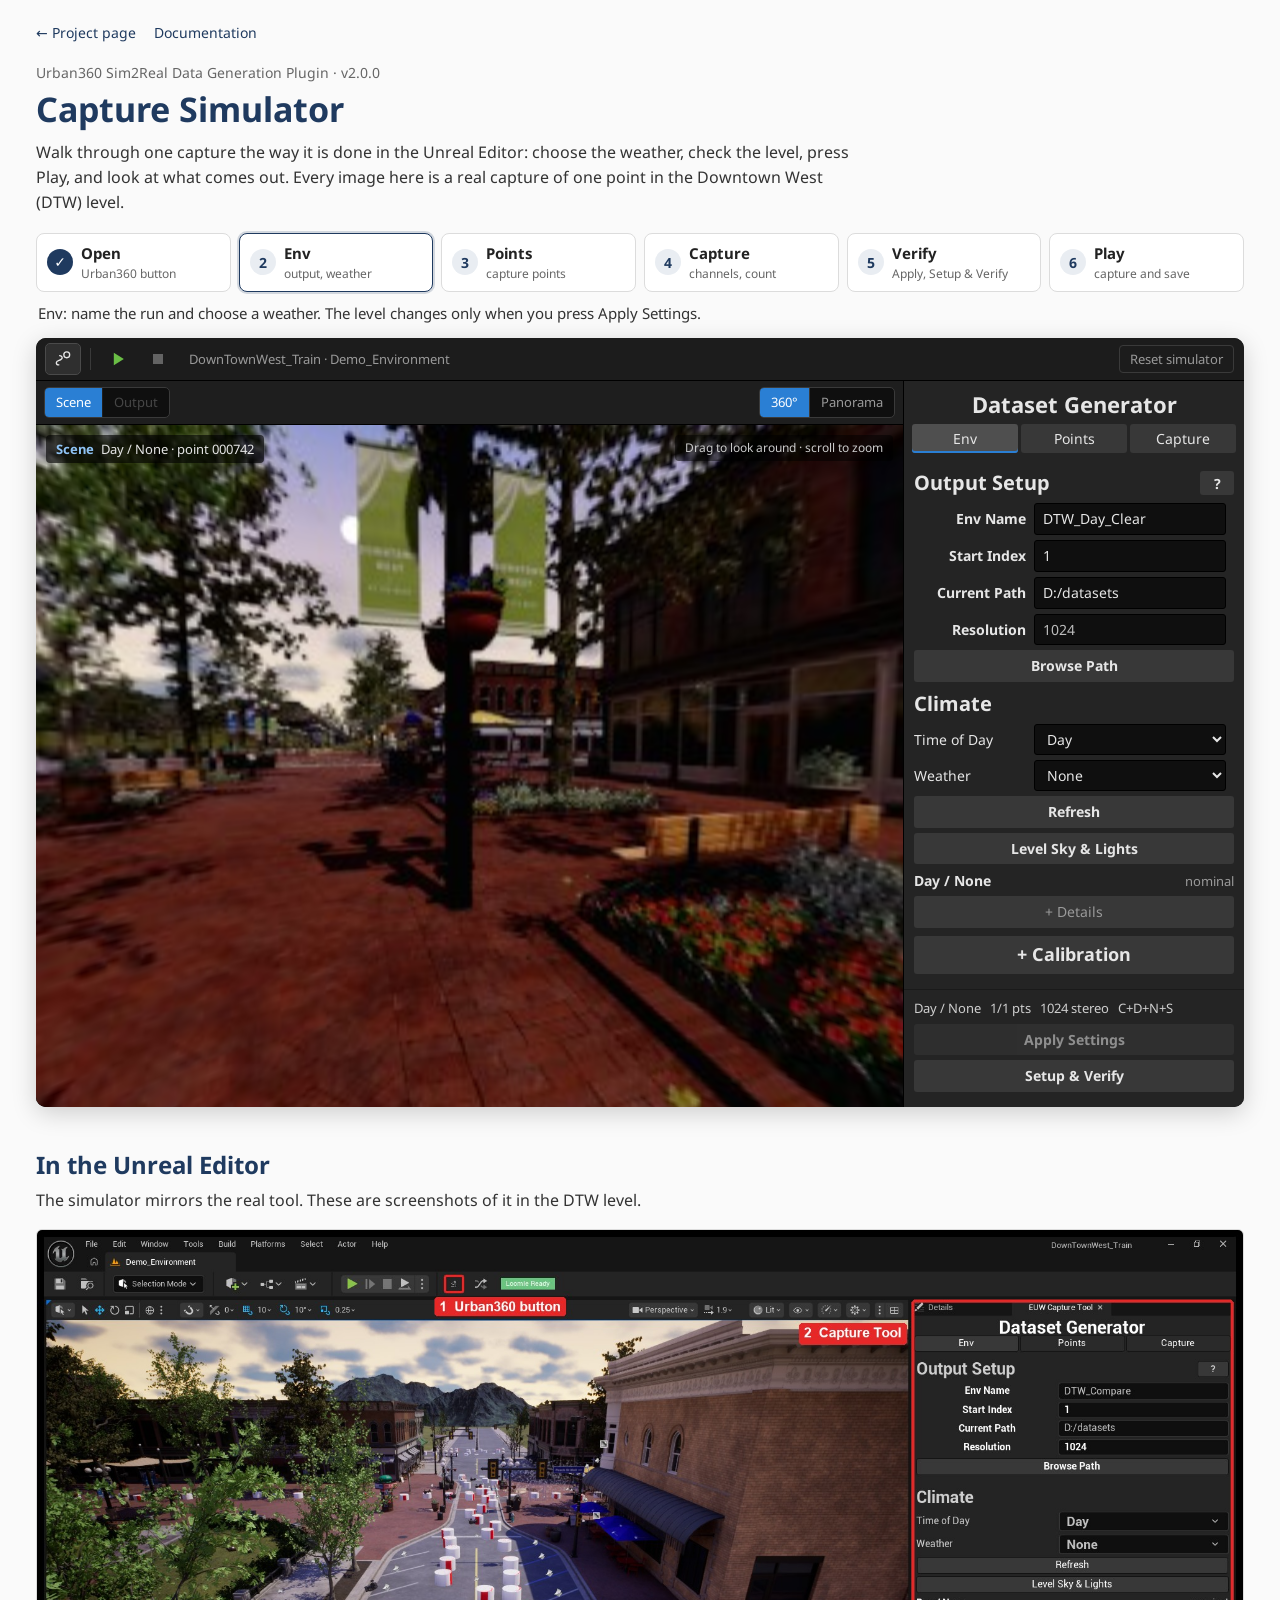
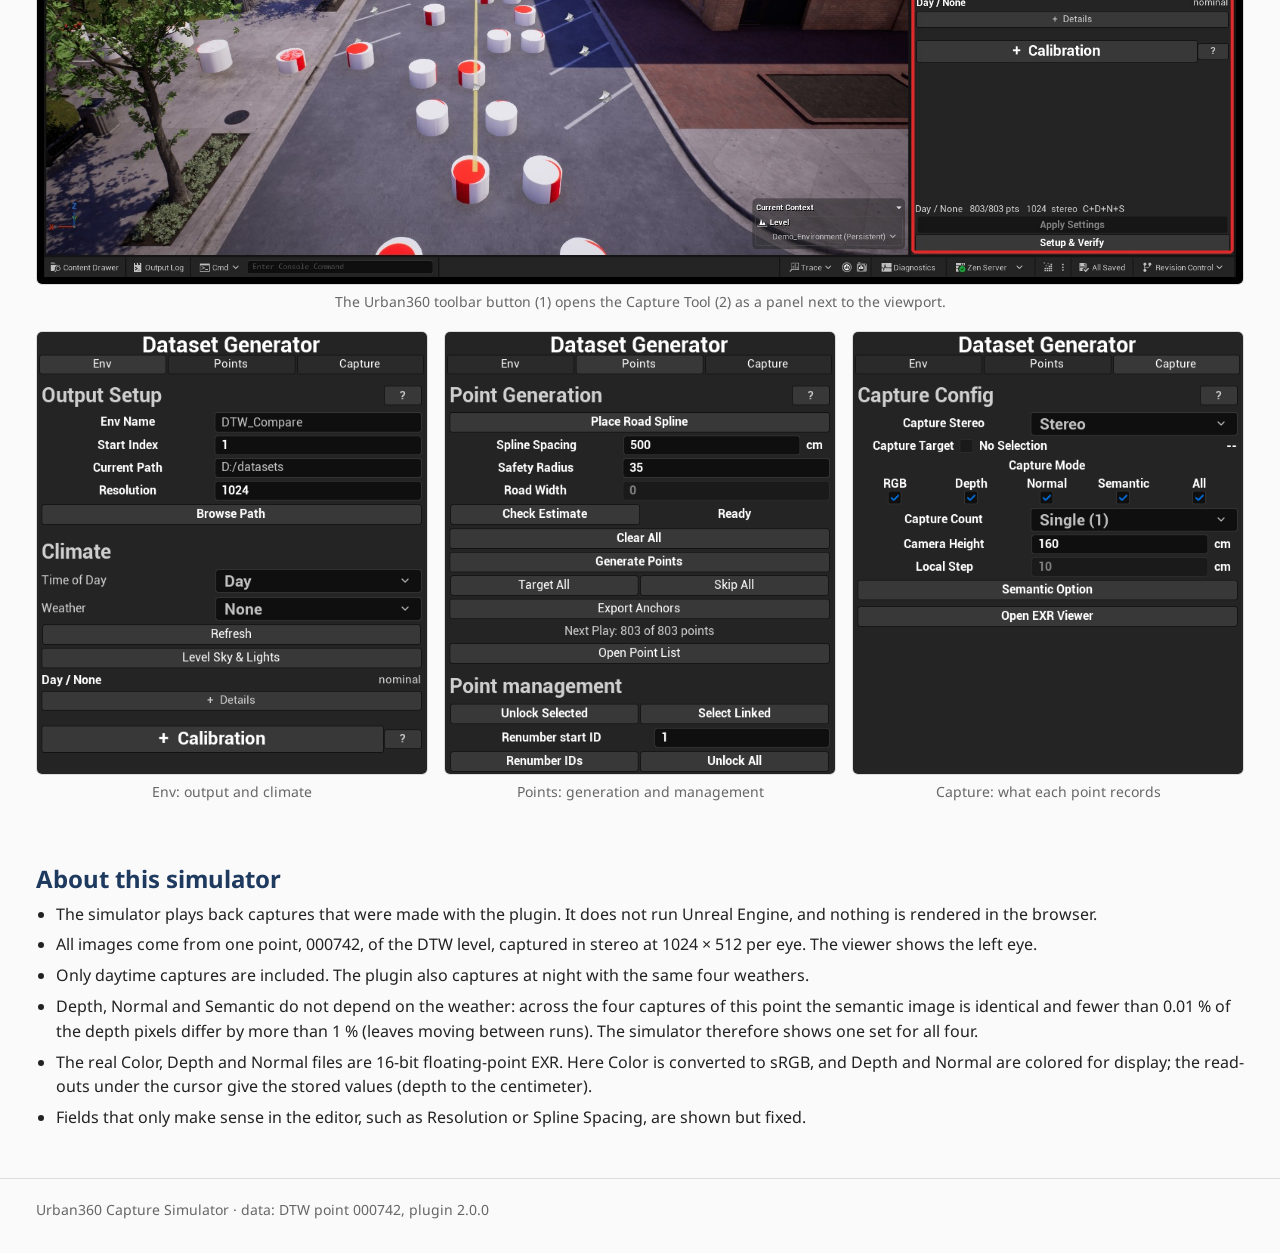
<file: simulator.html>
<!DOCTYPE html>
<html lang="en">
<head>
  <meta charset="utf-8">
  <meta name="viewport" content="width=device-width, initial-scale=1">
  <title>Urban360 Capture Simulator</title>
  <meta name="description" content="Try the Urban360 capture workflow in the browser: set the weather, check the level, press Play and inspect the four outputs of a real capture point.">
  <meta property="og:type" content="website">
  <meta property="og:url" content="https://hanaru.github.io/urban360/simulator.html">
  <meta property="og:title" content="Urban360 Capture Simulator">
  <meta property="og:description" content="Walk through one Urban360 capture in the browser and inspect its Color, Depth, Normal and Semantic outputs.">
  <meta property="og:image" content="https://hanaru.github.io/urban360/assets/Thumbnail.jpg">
  <link href="https://fonts.googleapis.com/css?family=Google+Sans|Noto+Sans:400,700" rel="stylesheet">
  <link rel="stylesheet" href="assets/simulator/simulator.css?v=20261026b">
</head>
<body>

<header class="page-head">
  <div class="wrap">
    <nav class="page-nav" aria-label="Site">
      <a href="index.html">&larr; Project page</a>
      <a href="documentation.html">Documentation</a>
    </nav>
    <p class="eyebrow">Urban360 Sim2Real Data Generation Plugin &middot; v2.0.0</p>
    <h1>Capture Simulator</h1>
    <p class="lede">
      Walk through one capture the way it is done in the Unreal Editor: choose the weather, check the level,
      press Play, and look at what comes out. Every image here is a real capture of one point in the
      Downtown West (DTW) level.
    </p>
  </div>
</header>

<main>
  <section class="wrap sim" id="simulator" aria-label="Capture simulator">

    <ol class="stepper" id="stepper">
      <li data-step="open"><button type="button"><span class="num">1</span><span class="lbl">Open</span><span class="sub">Urban360 button</span></button></li>
      <li data-step="env"><button type="button"><span class="num">2</span><span class="lbl">Env</span><span class="sub">output, weather</span></button></li>
      <li data-step="points"><button type="button"><span class="num">3</span><span class="lbl">Points</span><span class="sub">capture points</span></button></li>
      <li data-step="capture"><button type="button"><span class="num">4</span><span class="lbl">Capture</span><span class="sub">channels, count</span></button></li>
      <li data-step="verify"><button type="button"><span class="num">5</span><span class="lbl">Verify</span><span class="sub">Apply, Setup &amp; Verify</span></button></li>
      <li data-step="play"><button type="button"><span class="num">6</span><span class="lbl">Play</span><span class="sub">capture and save</span></button></li>
    </ol>
    <p class="step-hint" id="stepHint" aria-live="polite"></p>

    <div class="app" id="app">
      <div class="app-toolbar">
        <button type="button" class="tb-btn tb-u360 is-on" title="Urban360: opens the Capture Tool" aria-label="Urban360">
          <svg viewBox="0 0 24 24" aria-hidden="true"><path d="M7 19c-2 0-3-1.2-3-2.6 0-3 7-2.4 7-6 0-1.4-1.3-2.4-3-2.4" fill="none" stroke="currentColor" stroke-width="1.6" stroke-linecap="round"/><circle cx="16.5" cy="7" r="3.5" fill="none" stroke="currentColor" stroke-width="1.6"/></svg>
        </button>
        <span class="tb-sep"></span>
        <button type="button" class="tb-btn tb-play" id="btnPlay" title="Play: capture the ticked points" aria-label="Play">
          <svg viewBox="0 0 24 24" aria-hidden="true"><path d="M7 4.5v15l12-7.5z" fill="currentColor"/></svg>
        </button>
        <button type="button" class="tb-btn tb-stop" id="btnStop" title="Stop" aria-label="Stop" disabled>
          <svg viewBox="0 0 24 24" aria-hidden="true"><rect x="6" y="6" width="12" height="12" fill="currentColor"/></svg>
        </button>
        <span class="tb-title">DownTownWest_Train &middot; Demo_Environment</span>
        <button type="button" class="tb-reset" id="btnReset" title="Start the simulator again">Reset simulator</button>
      </div>

      <div class="app-body">
        <div class="viewport">
          <div class="vp-bar">
            <div class="seg" role="tablist" aria-label="Viewport">
              <button type="button" class="seg-btn is-on" data-vp="scene" role="tab">Scene</button>
              <button type="button" class="seg-btn" data-vp="output" role="tab" disabled title="Available after a capture">Output</button>
            </div>
            <div class="seg" id="chanBar" role="group" aria-label="Channel" hidden>
              <button type="button" class="seg-btn" data-chan="color">Color</button>
              <button type="button" class="seg-btn" data-chan="depth">Depth</button>
              <button type="button" class="seg-btn" data-chan="normal">Normal</button>
              <button type="button" class="seg-btn" data-chan="semantic">Semantic</button>
            </div>
            <div class="seg seg-right" role="group" aria-label="View">
              <button type="button" class="seg-btn is-on" data-view="sphere" title="Look around">360&deg;</button>
              <button type="button" class="seg-btn" data-view="flat" title="The whole panorama">Panorama</button>
              <button type="button" class="seg-btn" data-view="file" title="The image file as written" hidden>File</button>
            </div>
          </div>
          <div class="vp-stage" id="stage">
            <canvas id="pano" aria-label="360 degree view of the capture point"></canvas>
            <div class="file-view" id="fileView" hidden>
              <div class="file-img">
                <img id="fileImg" alt="Color file of the capture: left eye on top, right eye below">
                <span class="eye eye-l">Left eye</span><span class="eye eye-r">Right eye</span>
              </div>
              <p class="file-cap" id="fileCap"></p>
            </div>
            <div class="vp-badge" id="vpBadge"></div>
            <div class="vp-hint" id="vpHint">Drag to look around &middot; scroll to zoom</div>
            <div class="vp-legend" id="legend" hidden></div>
            <div class="vp-readout" id="readout" aria-live="off"></div>
            <div class="capture-overlay" id="capOverlay" hidden>
              <div class="cap-box">
                <p class="cap-title">Capturing point <b id="capNode"></b></p>
                <ol class="cap-steps" id="capSteps"></ol>
                <div class="cap-bar"><span id="capBar"></span></div>
              </div>
            </div>
            <div class="loading" id="loading">Loading the capture&hellip;</div>
          </div>
        </div>

        <aside class="tool" aria-label="Capture Tool">
          <div class="tool-title">Dataset Generator</div>
          <div class="tool-tabs" role="tablist">
            <button type="button" class="tool-tab is-on" data-page="env" role="tab">Env</button>
            <button type="button" class="tool-tab" data-page="points" role="tab">Points</button>
            <button type="button" class="tool-tab" data-page="capture" role="tab">Capture</button>
          </div>

          <div class="tool-scroll">
            <!-- Env -->
            <div class="tool-page" data-page="env">
              <div class="sec-head"><h3>Output Setup</h3><button type="button" class="help" data-help="env">?</button></div>
              <div class="row"><label for="envName">Env Name</label><input id="envName" type="text" spellcheck="false" autocomplete="off"></div>
              <div class="row"><label for="startIndex">Start Index</label><input id="startIndex" type="number" min="1" step="1"></div>
              <div class="row"><label for="rootPath">Current Path</label><input id="rootPath" type="text" spellcheck="false" autocomplete="off"></div>
              <div class="row"><label for="resolution">Resolution</label><input id="resolution" type="text" value="1024" readonly title="Fixed in this simulator: the sample point was captured at 1024"></div>
              <button type="button" class="btn wide" id="btnBrowse">Browse Path</button>

              <div class="sec-head"><h3>Climate</h3></div>
              <div class="row light"><label for="tod">Time of Day</label>
                <select id="tod"><option value="day">Day</option><option value="night" disabled>Night (not in this simulator)</option></select></div>
              <div class="row light"><label for="weather">Weather</label>
                <select id="weather"><option value="none">None</option><option value="rain">Rain</option><option value="snow">Snow</option><option value="fog">Fog</option></select></div>
              <button type="button" class="btn wide" id="btnRefresh">Refresh</button>
              <button type="button" class="btn wide" id="btnLevelSky">Level Sky &amp; Lights</button>
              <div class="env-state"><b id="envStateName">Day / None</b><span id="envStateTag">nominal</span></div>
              <button type="button" class="btn wide subtle" id="btnDetails" aria-expanded="false">+ Details</button>
              <div class="details" id="details" hidden></div>
              <button type="button" class="btn wide big" id="btnCalib" aria-expanded="false">+ Calibration</button>
              <p class="note" id="calibNote" hidden>Advanced values: fog density per weather, weather fog scale, sky light boost and the lighting standard. They normally stay at their defaults and are not simulated here.</p>
            </div>

            <!-- Points -->
            <div class="tool-page" data-page="points" hidden>
              <div class="sec-head"><h3>Point Generation</h3><button type="button" class="help" data-help="points">?</button></div>
              <button type="button" class="btn wide" data-editor-only="spline">Place Road Spline</button>
              <div class="row"><label>Spline Spacing</label><input type="text" value="500" readonly><span class="unit">cm</span></div>
              <div class="row"><label>Safety Radius</label><input type="text" value="35" readonly></div>
              <div class="row"><label>Road Width</label><input type="text" value="0" readonly class="dim"></div>
              <div class="btn-pair"><button type="button" class="btn" data-editor-only="estimate">Check Estimate</button><span class="ready">Ready</span></div>
              <button type="button" class="btn wide" data-editor-only="clear">Clear All</button>
              <button type="button" class="btn wide" data-editor-only="generate">Generate Points</button>
              <div class="btn-pair"><button type="button" class="btn" id="btnTargetAll">Target All</button><button type="button" class="btn" id="btnSkipAll">Skip All</button></div>
              <button type="button" class="btn wide" data-editor-only="anchors">Export Anchors</button>
              <p class="next-play" id="nextPlay"></p>
              <button type="button" class="btn wide" id="btnPointList">Open Point List</button>
              <div class="point-list" id="pointList" hidden>
                <label class="pl-row"><input type="checkbox" id="plTarget"><span class="pl-id">000742</span><span class="pl-note">Capture Target</span></label>
              </div>
              <figure class="tool-fig">
                <img src="assets/simulator/editor/points_viewport.jpg" alt="Capture points laid along a street of the DTW level in the editor viewport" loading="lazy">
                <figcaption>In the editor, points are laid along the road (803 in this level). The simulator captures one of them, 000742.</figcaption>
              </figure>
            </div>

            <!-- Capture -->
            <div class="tool-page" data-page="capture" hidden>
              <div class="sec-head"><h3>Capture Config</h3><button type="button" class="help" data-help="capture">?</button></div>
              <div class="row"><label for="stereo">Capture Stereo</label>
                <select id="stereo"><option>Stereo</option><option>Mono</option></select></div>
              <div class="row"><label for="ctTarget">Capture Target</label><span class="inline-check"><input type="checkbox" id="ctTarget"><span>000742</span></span></div>
              <p class="mode-head">Capture Mode</p>
              <div class="modes" role="group" aria-label="Capture Mode">
                <label><span>RGB</span><input type="checkbox" data-mode="color"></label>
                <label><span>Depth</span><input type="checkbox" data-mode="depth"></label>
                <label><span>Normal</span><input type="checkbox" data-mode="normal"></label>
                <label><span>Semantic</span><input type="checkbox" data-mode="semantic"></label>
                <label><span>All</span><input type="checkbox" id="modeAll"></label>
              </div>
              <div class="row"><label for="count">Capture Count</label>
                <select id="count"><option value="single">Single (1)</option><option value="group">Group (9)</option></select></div>
              <div class="row"><label>Camera Height</label><input type="text" value="160" readonly><span class="unit">cm</span></div>
              <div class="row"><label>Local Step</label><input type="text" value="10" readonly id="localStep" class="dim"><span class="unit">cm</span></div>
              <button type="button" class="btn wide" id="btnSemantic">Semantic Option</button>
              <button type="button" class="btn wide" id="btnExr">Open EXR Viewer</button>
            </div>
          </div>

          <div class="tool-foot">
            <p class="status" id="statusLine"></p>
            <button type="button" class="btn wide apply" id="btnApply">Apply Settings</button>
            <button type="button" class="btn wide verify" id="btnVerify">Setup &amp; Verify</button>
          </div>
        </aside>
      </div>

      <div class="dialog" id="dialog" hidden role="dialog" aria-modal="true" aria-labelledby="dlgTitle">
        <div class="dlg-box">
          <div class="dlg-head"><h3 id="dlgTitle"></h3><button type="button" class="dlg-x" id="dlgClose" aria-label="Close">&times;</button></div>
          <div class="dlg-body" id="dlgBody"></div>
        </div>
      </div>
      <div class="toasts" id="toasts" aria-live="polite"></div>
    </div>

    <div class="outputs" id="outputs" hidden>
      <div class="out-col">
        <h2>Output folder</h2>
        <ul class="tree" id="tree"></ul>
        <p class="note" id="treeNote"></p>
      </div>
      <div class="out-col">
        <h2>Manifest</h2>
        <p class="note">One row per capture position. Position is in meters and rotation is a unit quaternion, both in the
          computer-vision camera convention.</p>
        <table class="mf" id="manifest"></table>
        <details class="raw"><summary>Raw CSV</summary><pre id="manifestRaw"></pre></details>
      </div>
    </div>
  </section>

  <section class="wrap block">
    <h2>In the Unreal Editor</h2>
    <p>The simulator mirrors the real tool. These are screenshots of it in the DTW level.</p>
    <figure class="shot">
      <img src="assets/simulator/editor/editor_overview.jpg" alt="The DTW level in the Unreal Editor with the Urban360 toolbar button and the Capture Tool panel marked" loading="lazy">
      <figcaption>The Urban360 toolbar button (1) opens the Capture Tool (2) as a panel next to the viewport.</figcaption>
    </figure>
    <div class="shot-row">
      <figure class="shot"><img src="assets/simulator/editor/page_env.png" alt="Env page of the Capture Tool" loading="lazy"><figcaption>Env: output and climate</figcaption></figure>
      <figure class="shot"><img src="assets/simulator/editor/page_points.png" alt="Points page of the Capture Tool" loading="lazy"><figcaption>Points: generation and management</figcaption></figure>
      <figure class="shot"><img src="assets/simulator/editor/page_capture.png" alt="Capture page of the Capture Tool" loading="lazy"><figcaption>Capture: what each point records</figcaption></figure>
    </div>
  </section>

  <section class="wrap block notes">
    <h2>About this simulator</h2>
    <ul>
      <li>The simulator plays back captures that were made with the plugin. It does not run Unreal Engine, and nothing is rendered in the browser.</li>
      <li>All images come from one point, 000742, of the DTW level, captured in stereo at 1024 &times; 512 per eye. The viewer shows the left eye.</li>
      <li>Only daytime captures are included. The plugin also captures at night with the same four weathers.</li>
      <li>Depth, Normal and Semantic do not depend on the weather: across the four captures of this point the semantic image is identical and fewer than 0.01&nbsp;% of the depth pixels differ by more than 1&nbsp;% (leaves moving between runs). The simulator therefore shows one set for all four.</li>
      <li>The real Color, Depth and Normal files are 16-bit floating-point EXR. Here Color is converted to sRGB, and Depth and Normal are colored for display; the read-outs under the cursor give the stored values (depth to the centimeter).</li>
      <li>Fields that only make sense in the editor, such as Resolution or Spline Spacing, are shown but fixed.</li>
    </ul>
  </section>
</main>

<footer class="page-foot"><div class="wrap">Urban360 Capture Simulator &middot; data: DTW point 000742, plugin 2.0.0</div></footer>

<script src="assets/simulator/pano-data.js?v=20261026b"></script>
<script src="assets/simulator/pano-viewer.js?v=20261026b"></script>
<script src="assets/simulator/simulator.js?v=20261026b"></script>
</body>
</html>
</file>
<file: assets/docs.css>
/* Shared shell for the Urban360 documentation pages.
   Loaded by documentation.html, documentation_reference.html and
   documentation_support.html; edit here rather than in any one page.
   When editing this file, bump the ?v= query on its <link> in all three
   pages, since GitHub Pages caches it for 10 minutes. */

/* Reset & Base Typography */
* { box-sizing: border-box; }
body { 
  margin: 0; 
  font-family: "Lato", "proxima-nova", "Helvetica Neue", Arial, sans-serif; 
  display: flex; 
  height: 100vh; 
  background-color: #fcfcfc; 
  color: #404040; 
  overflow: hidden; 
}

/* Layout */
.rtd-sidebar { 
  width: 300px; 
  background: #343131; 
  color: #fcfcfc; 
  display: flex; 
  flex-direction: column; 
  flex-shrink: 0; 
  overflow-y: auto; 
}
.rtd-main { 
  flex: 1; 
  overflow-y: auto; 
  display: flex; 
  flex-direction: column; 
  scroll-behavior: smooth;
}

/* Sidebar Styling */
.rtd-sidebar-header { 
  background: #2980B9; 
  padding: 20px; 
  text-align: center; 
}
.rtd-sidebar-header a { 
  color: #fff; 
  text-decoration: none; 
  font-size: 1.5em; 
  font-weight: bold; 
}
.rtd-sidebar-search { 
  padding: 10px; 
  background: #343131; 
  border-bottom: 1px solid #4a4a4a;
}
.rtd-sidebar-search input { 
  width: 100%; 
  padding: 8px; 
  border: none; 
  border-radius: 2px; 
  box-sizing: border-box; 
  background: #fff;
}
.rtd-sidebar-nav { padding: 20px 0; }
.rtd-sidebar-nav ul { list-style: none; padding: 0; margin: 0; }
.rtd-sidebar-nav li { margin: 0; }
.rtd-sidebar-nav .nav-header {
  padding: 5px 20px;
  font-size: 0.85em;
  color: #999;
  text-transform: uppercase;
  font-weight: bold;
  margin-top: 10px;
}
.rtd-sidebar-nav a { 
  display: block; 
  padding: 10px 20px 10px 30px; 
  color: #d9d9d9; 
  text-decoration: none; 
  border-left: 4px solid transparent; 
  font-size: 0.95em;
}
.rtd-sidebar-nav a:hover { background: #4a4a4a; }
.rtd-sidebar-nav a.active { 
  background: #4a4a4a; 
  border-left-color: #2980B9; 
  color: #fff; 
  font-weight: bold;
}

/* Main Header & Breadcrumbs */
.rtd-main-header { 
  padding: 12px 30px; 
  background: #fff; 
  border-bottom: 1px solid #e1e4e5; 
  font-size: 0.9em; 
  color: #737373; 
  display: flex; 
  justify-content: space-between; 
  align-items: center; 
  position: sticky;
  top: 0;
  z-index: 10;
}
.rtd-main-header a { color: #2980B9; text-decoration: none; }
.rtd-main-header a:hover { text-decoration: underline; }

/* Content Area */
.rtd-content-wrapper { flex: 1; padding: 30px; display: flex; justify-content: center; }
.rtd-content { max-width: 800px; width: 100%; }

/* Typography */
h1, h2, h3 { color: #2980B9; margin-top: 1.5em; margin-bottom: 0.5em; font-family: "Roboto Slab", "ff-tisa-web-pro", "Georgia", Arial, sans-serif; }
h1 { border-bottom: 1px solid #e1e4e5; padding-bottom: 10px; margin-top: 0; font-size: 2.2em; }
h2 { border-bottom: 1px solid #e1e4e5; padding-bottom: 5px; font-size: 1.7em; }
a { color: #2980B9; text-decoration: none; }
a:hover { text-decoration: underline; }
p, li { line-height: 1.6; font-size: 1.05em; color: #404040;}
code { 
  background: #e8e8e8; 
  padding: 2px 5px; 
  color: #E74C3C; 
  font-family: Consolas, monospace; 
  font-size: 0.9em; 
  border-radius: 3px;
}

/* Admonitions */
.admonition { padding: 15px; margin: 20px 0; border-radius: 2px; }
.admonition-title { font-weight: bold; margin-bottom: 10px; margin-top: 0; font-size: 1.1em;}
.admonition.note { background: #e7f2fa; border-left: 4px solid #6ab0de; }
.admonition.note .admonition-title { color: #2980B9; }
.admonition.warning { background: #ffedcc; border-left: 4px solid #f0b37e; }
.admonition.warning .admonition-title { color: #d05b04; }

/* Tables */
table { width: 100%; border-collapse: collapse; margin: 20px 0; }
th, td { border: 1px solid #e1e4e5; padding: 12px; text-align: left; }
th { background: #f3f6f6; font-weight: bold; }
tr:nth-child(even) { background: #f9f9f9; }

/* Sections */
.section-block { padding-top: 40px; margin-top: -40px; margin-bottom: 60px; }

/* Footer & Navigation Buttons */
.rtd-footer { margin-top: 40px; border-top: 1px solid #e1e4e5; padding-top: 20px; font-size: 0.9em; color: #999; }
/* space-between puts a lone Previous button on the left and pairs them apart;
   is-end pushes a lone Next button to the right. */
.nav-buttons { display: flex; justify-content: space-between; margin-top: 30px; margin-bottom: 20px; }
.nav-buttons.is-end { justify-content: flex-end; }
.nav-btn { background: #f3f6f6; border: 1px solid #e1e4e5; padding: 10px 20px; color: #2980B9; text-decoration: none; border-radius: 3px; font-weight: bold; }
.nav-btn:hover { background: #e1e4e5; }
/* Overflow guards (all widths) */
pre { overflow-x: auto; }
img { max-width: 100%; height: auto; }

/* Mobile: the sidebar stacks above the content and the page scrolls as one
   document, instead of the sidebar taking 300px of a 375px screen */
@media (max-width: 768px) {
  body { display: block; height: auto; overflow: visible; }
  .rtd-sidebar { width: 100%; }
  .rtd-sidebar-header { padding: 14px; }
  .rtd-sidebar-header a { font-size: 1.2em; }
  .rtd-sidebar-nav { padding: 10px 0; }
  .rtd-sidebar-nav a { padding: 8px 20px 8px 24px; }
  .rtd-main { overflow: visible; }
  .rtd-main-header { padding: 10px 16px; flex-wrap: wrap; gap: 4px 14px; justify-content: flex-start; }
  .rtd-content-wrapper { padding: 20px 16px; }
  h1 { font-size: 1.75em; }
  h2 { font-size: 1.35em; }
  p, li { font-size: 1em; }
  /* Paths such as <YourProject>/Plugins/Sim2RealDataGen/ have no spaces and
     would otherwise run past the right edge of a phone screen. */
  code { overflow-wrap: anywhere; }
  /* Fixed layout wraps the cells instead of pushing the table off-screen,
     so nothing is hidden behind a horizontal scroll the reader has to find. */
  table { table-layout: fixed; overflow-wrap: break-word; }
  th, td { padding: 8px 6px; font-size: 0.92em; }
  th:first-child, td:first-child { width: 30%; }
  th:nth-child(2), td:nth-child(2) { width: 24%; }
  .section-block { margin-bottom: 40px; }
  .nav-buttons { flex-wrap: wrap; gap: 10px; }
  .nav-btn { padding: 10px 14px; }
}
</file>
<file: assets/simulator/simulator.css>
/* Urban360 Capture Simulator. The page is light like the project site; the simulator
   itself is dark like the Unreal Editor it imitates. */

:root {
  --page-bg: #fafafa;
  --page-fg: #222;
  --page-muted: #666;
  --page-line: #dcdcdc;
  --accent: #1f3a5f;

  --ue-bg: #151515;
  --ue-panel: #242424;
  --ue-field: #0f0f0f;
  --ue-btn: #383838;
  --ue-btn-hover: #474747;
  --ue-line: #3a3a3a;
  --ue-fg: #e6e6e6;
  --ue-muted: #9a9a9a;
  --ue-blue: #2a7fd4;
  --ue-green: #6abe45;
  --ue-yellow: #d9a51c;
  --ue-red: #d9534f;
}

* { box-sizing: border-box; }
html { -webkit-text-size-adjust: 100%; }
body { margin: 0; background: var(--page-bg); color: var(--page-fg); font: 16px/1.55 'Noto Sans', system-ui, sans-serif; }
h1, h2, h3 { font-family: 'Google Sans', 'Noto Sans', system-ui, sans-serif; line-height: 1.2; }
img { max-width: 100%; }
button, input, select { font: inherit; }

.wrap { max-width: 1240px; margin: 0 auto; padding: 0 16px; }

/* ---------- page ---------- */
.page-head { padding: 22px 0 18px; }
.page-nav { display: flex; gap: 18px; margin-bottom: 18px; font-size: 14px; }
.page-nav a { color: var(--accent); text-decoration: none; }
.page-nav a:hover { text-decoration: underline; }
.eyebrow { margin: 0 0 6px; color: var(--page-muted); font-size: 14px; }
.page-head h1 { margin: 0 0 10px; font-size: 34px; color: var(--accent); }
.lede { margin: 0; max-width: 820px; color: #333; }

.block { margin-top: 44px; }
.block h2 { font-size: 24px; margin: 0 0 8px; color: var(--accent); }
.block > p { margin: 0 0 16px; color: #333; }
.shot { margin: 0 0 18px; }
.shot img { display: block; width: 100%; border-radius: 6px; border: 1px solid var(--page-line); }
.shot figcaption { margin-top: 6px; font-size: 14px; color: var(--page-muted); text-align: center; }
.shot-row { display: grid; grid-template-columns: repeat(3, minmax(0, 1fr)); gap: 16px; }
.notes ul { margin: 0; padding-left: 20px; }
.notes li { margin-bottom: 6px; }
.page-foot { margin-top: 48px; padding: 20px 0 32px; border-top: 1px solid var(--page-line); color: var(--page-muted); font-size: 14px; }

/* ---------- stepper ---------- */
.stepper { list-style: none; margin: 0; padding: 0; display: grid; grid-template-columns: repeat(6, minmax(0, 1fr)); gap: 8px; }
.stepper button {
  width: 100%; height: 100%; padding: 8px 10px; text-align: left; cursor: pointer;
  display: grid; grid-template-columns: auto 1fr; column-gap: 8px; align-items: center;
  background: #fff; border: 1px solid var(--page-line); border-radius: 8px; color: var(--page-fg);
}
.stepper .num {
  grid-row: span 2; width: 26px; height: 26px; border-radius: 50%; display: grid; place-items: center;
  background: #e9edf2; color: var(--accent); font-weight: 700; font-size: 14px;
}
.stepper .lbl { font-weight: 700; font-size: 15px; }
.stepper .sub { font-size: 12px; color: var(--page-muted); }
.stepper li.done .num { background: var(--accent); color: #fff; }
.stepper li.done .num::before { content: '\2713'; }
.stepper li.done .num { font-size: 0; }
.stepper li.done .num::before { font-size: 14px; }
.stepper li.current button { border-color: var(--accent); box-shadow: 0 0 0 2px rgba(31, 58, 95, 0.18); }
.step-hint { min-height: 1.6em; margin: 10px 2px 12px; color: #333; font-size: 15px; }

/* ---------- app frame ---------- */
.app { position: relative; background: var(--ue-bg); color: var(--ue-fg); border-radius: 10px; overflow: hidden; box-shadow: 0 6px 24px rgba(0, 0, 0, 0.18); font-size: 14px; }
.app-toolbar { display: flex; align-items: center; gap: 6px; padding: 6px 10px; background: #1c1c1c; border-bottom: 1px solid #000; }
.tb-btn { width: 34px; height: 30px; display: grid; place-items: center; border: 0; border-radius: 4px; background: transparent; color: var(--ue-fg); cursor: pointer; }
.tb-btn svg { width: 20px; height: 20px; }
.tb-btn:hover:not(:disabled) { background: var(--ue-btn); }
.tb-btn:disabled { opacity: 0.35; cursor: default; }
.tb-u360.is-on { background: #2f2f2f; outline: 1px solid #4a4a4a; }
.tb-play { color: var(--ue-green); }
.tb-sep { width: 1px; height: 22px; background: var(--ue-line); margin: 0 4px; }
.tb-title { margin-left: 8px; color: var(--ue-muted); font-size: 13px; white-space: nowrap; overflow: hidden; text-overflow: ellipsis; }
.tb-reset { margin-left: auto; border: 1px solid var(--ue-line); background: transparent; color: var(--ue-muted); border-radius: 4px; padding: 3px 10px; cursor: pointer; font-size: 13px; white-space: nowrap; }
.tb-reset:hover { color: var(--ue-fg); border-color: #666; }

.app-body { display: grid; grid-template-columns: minmax(0, 1fr) 340px; min-height: 600px; }

/* ---------- viewport ---------- */
.viewport { display: flex; flex-direction: column; min-width: 0; border-right: 1px solid #000; }
.vp-bar { display: flex; flex-wrap: wrap; gap: 8px; padding: 6px 8px; background: #1e1e1e; border-bottom: 1px solid #000; }
.seg { display: inline-flex; background: var(--ue-field); border: 1px solid var(--ue-line); border-radius: 5px; overflow: hidden; }
.seg[hidden] { display: none; }
.seg-right { margin-left: auto; }
.seg-btn { border: 0; background: transparent; color: var(--ue-muted); padding: 4px 11px; cursor: pointer; font-size: 13px; }
.seg-btn[hidden] { display: none; }
.seg-btn + .seg-btn { border-left: 1px solid var(--ue-line); }
.seg-btn:hover:not(:disabled) { color: var(--ue-fg); }
.seg-btn.is-on { background: var(--ue-blue); color: #fff; }
.seg-btn:disabled { opacity: 0.4; cursor: default; }

.vp-stage { position: relative; flex: 1; min-height: 420px; background: #0c0c0c; overflow: hidden; }
#pano { position: absolute; inset: 0; width: 100%; height: 100%; display: block; cursor: grab; touch-action: none; }
#pano.is-dragging { cursor: grabbing; }
.vp-badge { position: absolute; top: 10px; left: 10px; padding: 4px 10px; border-radius: 4px; background: rgba(0, 0, 0, 0.62); font-size: 13px; pointer-events: none; }
.vp-badge b { color: #8fc3f5; margin-right: 4px; }
.vp-hint { position: absolute; top: 10px; right: 10px; padding: 4px 10px; border-radius: 4px; background: rgba(0, 0, 0, 0.5); color: #ccc; font-size: 12px; pointer-events: none; }
.vp-hint[hidden] { display: none; }
.vp-readout { position: absolute; left: 50%; bottom: 10px; transform: translateX(-50%); max-width: calc(100% - 20px); padding: 4px 12px; border-radius: 4px; background: rgba(0, 0, 0, 0.7); font: 13px/1.4 ui-monospace, Consolas, monospace; white-space: nowrap; overflow: hidden; text-overflow: ellipsis; pointer-events: none; }
.vp-readout:empty { display: none; }
.vp-legend { position: absolute; left: 10px; bottom: 46px; width: min(360px, calc(100% - 20px)); padding: 8px 10px; border-radius: 6px; background: rgba(0, 0, 0, 0.7); font-size: 12px; pointer-events: none; }
.vp-legend[hidden] { display: none; }
.lg-title { font-weight: 700; margin-bottom: 4px; }
.lg-bar { height: 10px; border-radius: 2px; }
.lg-ticks { position: relative; height: 16px; margin: 2px 8px 0 0; color: #ccc; }
.lg-ticks span { position: absolute; transform: translateX(-50%); white-space: nowrap; }
.lg-ticks span:last-child { transform: translateX(-80%); }
.lg-note { color: #bbb; }
.lg-chips { display: flex; flex-wrap: wrap; gap: 4px 10px; }
.lg-chips span { display: inline-flex; align-items: center; gap: 5px; }
.lg-chips i { width: 11px; height: 11px; border-radius: 2px; border: 1px solid rgba(255, 255, 255, 0.35); }
.lg-chips em { font-style: normal; color: #aaa; }

/* The file is square (left eye over right eye); it fills the stage height and the
   caption takes whatever height is left below it. */
.file-view { position: absolute; inset: 0; display: grid; grid-template-rows: minmax(0, 1fr) auto; justify-items: center; gap: 8px; padding: 44px 14px 12px; }
.file-view[hidden] { display: none; }
.file-img { position: relative; height: 100%; aspect-ratio: 1 / 1; max-width: 100%; }
.file-img img { display: block; width: 100%; height: 100%; object-fit: contain; border: 1px solid #444; }
.eye { position: absolute; right: 8px; padding: 2px 8px; border-radius: 3px; background: rgba(0, 0, 0, 0.7); font-size: 12px; }
.eye-l { top: 8px; }
.eye-r { top: calc(50% + 8px); }
.file-img::after { content: ''; position: absolute; left: 0; right: 0; top: 50%; border-top: 1px dashed rgba(255, 255, 255, 0.6); }
.file-cap { margin: 0; color: #bbb; font-size: 13px; max-width: 560px; text-align: center; }

.capture-overlay { position: absolute; inset: 0; display: grid; place-items: center; background: rgba(0, 0, 0, 0.55); }
.capture-overlay[hidden] { display: none; }
.cap-box { width: min(380px, calc(100% - 32px)); padding: 16px 18px; background: #1f1f1f; border: 1px solid var(--ue-line); border-radius: 8px; }
.cap-title { margin: 0 0 8px; }
.cap-steps { margin: 0 0 12px; padding-left: 20px; color: var(--ue-muted); }
.cap-steps li.now { color: var(--ue-fg); }
.cap-steps li.done { color: var(--ue-green); }
.cap-bar { height: 6px; background: #333; border-radius: 3px; overflow: hidden; }
.cap-bar span { display: block; height: 100%; width: 0; background: var(--ue-blue); transition: width 0.4s; }

.loading { position: absolute; inset: 0; display: grid; place-items: center; color: var(--ue-muted); background: #0c0c0c; }
.loading[hidden] { display: none; }

/* ---------- tool panel ---------- */
.tool { display: flex; flex-direction: column; background: var(--ue-panel); min-width: 0; }
.tool-title { padding: 10px 12px 6px; text-align: center; font: 700 22px/1.2 'Google Sans', 'Noto Sans', sans-serif; }
.tool-tabs { display: grid; grid-template-columns: repeat(3, 1fr); gap: 3px; padding: 0 8px 8px; }
.tool-tab { border: 0; border-radius: 3px; padding: 4px 0; background: var(--ue-btn); color: var(--ue-fg); cursor: pointer; }
.tool-tab:hover { background: var(--ue-btn-hover); }
.tool-tab.is-on { background: #4f4f4f; box-shadow: inset 0 -2px 0 var(--ue-blue); }
.tool-scroll { flex: 1; overflow-y: auto; padding: 0 10px 10px; max-height: 560px; }
.tool-page[hidden] { display: none; }
.sec-head { display: flex; align-items: center; justify-content: space-between; margin: 10px 0 8px; }
.sec-head h3 { margin: 0; font-size: 20px; font-weight: 700; }
.help { width: 34px; height: 24px; border: 0; border-radius: 3px; background: var(--ue-btn); color: var(--ue-fg); cursor: pointer; font-weight: 700; }
.help:hover { background: var(--ue-btn-hover); }

.row { display: grid; grid-template-columns: 112px minmax(0, 1fr) auto; align-items: center; gap: 8px; margin-bottom: 5px; }
.row label { font-weight: 700; text-align: right; }
.row.light label { font-weight: 400; text-align: left; }
.row input[type="text"], .row input[type="number"], .row select {
  grid-column: 2; width: 100%; min-width: 0; padding: 4px 8px; border: 1px solid #000; border-radius: 3px;
  background: var(--ue-field); color: var(--ue-fg);
}
.row input:focus, .row select:focus { outline: 1px solid var(--ue-blue); }
.row input[readonly] { color: #bdbdbd; cursor: default; }
.row input.dim { color: #6a6a6a; }
.row .unit { color: var(--ue-muted); }
.row .inline-check { display: inline-flex; align-items: center; gap: 6px; }
.btn { border: 0; border-radius: 3px; padding: 5px 8px; background: var(--ue-btn); color: var(--ue-fg); cursor: pointer; }
.btn:hover:not(:disabled) { background: var(--ue-btn-hover); }
.btn:disabled { opacity: 0.55; cursor: default; }
.btn.wide { display: block; width: 100%; margin-bottom: 5px; font-weight: 700; }
.btn.subtle { font-weight: 400; color: var(--ue-muted); }
.btn.big { font-size: 18px; margin-top: 8px; }
.btn-pair { display: grid; grid-template-columns: 1fr 1fr; gap: 5px; margin-bottom: 5px; align-items: center; }
.btn-pair .btn { font-weight: 700; }
.ready { text-align: center; font-weight: 700; }
.next-play { margin: 4px 0; text-align: center; color: #cfcfcf; }
.env-state { display: flex; justify-content: space-between; align-items: baseline; margin: 6px 0 4px; }
.env-state span { color: var(--ue-muted); font-size: 13px; text-align: right; }
.env-state span.warn { color: var(--ue-yellow); }
.details { margin: 0 0 6px; padding: 8px; background: #1b1b1b; border-radius: 4px; font-size: 13px; }
.details div { display: grid; grid-template-columns: 74px 44px 1fr; gap: 6px; }
.details span { color: var(--ue-muted); }
.details em { color: var(--ue-muted); font-style: normal; }
.details p { margin: 6px 0 0; color: var(--ue-muted); }
.note { margin: 4px 0 8px; color: var(--ue-muted); font-size: 13px; }
.mode-head { margin: 8px 0 2px; text-align: center; font-weight: 700; }
.modes { display: grid; grid-template-columns: repeat(5, 1fr); margin-bottom: 8px; text-align: center; }
.modes label { display: flex; flex-direction: column; align-items: center; gap: 2px; font-weight: 700; cursor: pointer; }
.point-list { margin: 0 0 8px; padding: 6px 8px; background: #1b1b1b; border-radius: 4px; }
.pl-row { display: flex; align-items: center; gap: 8px; cursor: pointer; }
.pl-id { font-family: ui-monospace, Consolas, monospace; }
.pl-note { color: var(--ue-muted); margin-left: auto; }
.tool-fig { margin: 10px 0 0; }
.tool-fig img { display: block; width: 100%; border-radius: 4px; }
.tool-fig figcaption { margin-top: 4px; color: var(--ue-muted); font-size: 12px; }
input[type="checkbox"] { accent-color: var(--ue-blue); width: 15px; height: 15px; }

.tool-foot { padding: 8px 10px 10px; border-top: 1px solid #1a1a1a; }
.status { margin: 0 0 6px; color: #cfcfcf; font-size: 13px; white-space: pre; overflow: hidden; text-overflow: ellipsis; }
.btn.apply.is-dirty { background: var(--ue-yellow); color: #111; }
.btn.verify.ok { background: var(--ue-green); color: #111; }
.flash { animation: flash 1.2s ease 2; }
@keyframes flash { 0%, 100% { box-shadow: none; } 50% { box-shadow: 0 0 0 3px rgba(42, 127, 212, 0.85); } }

/* ---------- dialog and toasts ---------- */
.dialog { position: absolute; inset: 0; z-index: 20; display: grid; place-items: center; background: rgba(0, 0, 0, 0.55); padding: 16px; }
.dialog[hidden] { display: none; }
.dlg-box { width: min(560px, 100%); max-height: calc(100% - 8px); overflow: auto; background: #202020; border: 1px solid #444; border-radius: 8px; }
.dlg-head { display: flex; align-items: center; justify-content: space-between; padding: 10px 14px; border-bottom: 1px solid #333; }
.dlg-head h3 { margin: 0; font-size: 18px; }
.dlg-x { border: 0; background: transparent; color: var(--ue-fg); font-size: 22px; cursor: pointer; line-height: 1; }
.dlg-body { padding: 12px 16px 16px; }
.dlg-body p { margin: 0 0 10px; }
.dlg-body ol { padding-left: 20px; margin: 10px 0; }
.dlg-body li { margin-bottom: 6px; }
.dlg-img { display: block; width: 100%; border-radius: 4px; }
.dlg-note { color: var(--ue-muted); font-size: 13px; }
.problems { list-style: none; margin: 0; padding: 0; }
.problems li { padding: 10px 12px; margin-bottom: 8px; background: #2a1d1d; border-left: 3px solid var(--ue-red); border-radius: 4px; }
.problems .code { font-family: ui-monospace, Consolas, monospace; font-weight: 700; margin-right: 8px; }
.problems .sev { display: inline-block; padding: 0 6px; margin-right: 8px; border-radius: 3px; background: var(--ue-red); color: #fff; font-size: 12px; }
.problems p { margin: 4px 0 0; color: #ccc; }

.toasts { position: absolute; right: 12px; bottom: 12px; z-index: 30; display: flex; flex-direction: column; gap: 6px; align-items: flex-end; pointer-events: none; }
.toast { max-width: min(420px, calc(100vw - 56px)); padding: 9px 12px; background: #2d2d2d; border: 1px solid #4a4a4a; border-left: 3px solid var(--ue-blue); border-radius: 5px; box-shadow: 0 4px 14px rgba(0, 0, 0, 0.4); transition: opacity 0.4s, transform 0.4s; }
.toast.ok { border-left-color: var(--ue-green); }
.toast.warn { border-left-color: var(--ue-yellow); }
.toast.out { opacity: 0; transform: translateY(6px); }

/* ---------- outputs ---------- */
.outputs { display: grid; grid-template-columns: minmax(0, 1fr) minmax(0, 1.25fr); gap: 24px; margin-top: 18px; padding: 18px 20px; background: #fff; border: 1px solid var(--page-line); border-radius: 10px; }
.outputs[hidden] { display: none; }
.outputs h2 { margin: 0 0 10px; font-size: 20px; color: var(--accent); }
.outputs .note { color: var(--page-muted); font-size: 14px; }
.tree { list-style: none; margin: 0; padding: 0; font: 14px/1.6 ui-monospace, Consolas, monospace; }
.tree li { display: grid; grid-template-columns: minmax(0, auto) auto 1fr; gap: 12px; align-items: baseline; }
.tree .l1 { padding-left: 18px; }
.tree .l2 { padding-left: 36px; }
.tree .l3 { padding-left: 54px; }
.tree .dir { color: var(--accent); font-weight: 700; display: block; }
.tree .fn { overflow-wrap: anywhere; }
.tree .fs { color: #555; white-space: nowrap; }
.tree .fd { color: var(--page-muted); font: 13px 'Noto Sans', sans-serif; }
.mf { width: 100%; border-collapse: collapse; font-size: 14px; }
.mf th, .mf td { padding: 4px 8px; border-bottom: 1px solid #ececec; text-align: left; vertical-align: top; }
.mf th { border-bottom: 2px solid #333; }
.mf td:first-child { font-family: ui-monospace, Consolas, monospace; white-space: nowrap; }
.mf td:nth-child(2) { font-family: ui-monospace, Consolas, monospace; }
.mf td:last-child { color: var(--page-muted); font-size: 13px; }
.raw { margin-top: 10px; }
.raw summary { cursor: pointer; color: var(--accent); }
.raw pre { margin: 8px 0 0; padding: 10px; background: #f3f3f3; border-radius: 6px; font-size: 12px; white-space: pre-wrap; overflow-wrap: anywhere; }

/* ---------- narrow screens ---------- */
@media (max-width: 960px) {
  .app-body { grid-template-columns: minmax(0, 1fr); }
  .viewport { border-right: 0; border-bottom: 1px solid #000; }
  .vp-stage { min-height: 0; height: 58vw; max-height: 460px; min-height: 260px; }
  .tool-scroll { max-height: none; }
  .stepper { grid-template-columns: repeat(3, minmax(0, 1fr)); }
  .outputs { grid-template-columns: minmax(0, 1fr); }
}
@media (max-width: 560px) {
  .page-head h1 { font-size: 28px; }
  .stepper { grid-template-columns: repeat(2, minmax(0, 1fr)); }
  .stepper .sub { display: none; }
  .shot-row { grid-template-columns: minmax(0, 1fr); }
  .tb-title { display: none; }
  .vp-hint { top: 42px; left: 10px; right: auto; }
  .seg-right { margin-left: 0; }
  .row { grid-template-columns: 100px minmax(0, 1fr) auto; }
  .tree li { grid-template-columns: minmax(0, 1fr) auto; }
  .tree .fd { grid-column: 1 / -1; padding-left: 0; }
}
</file>
